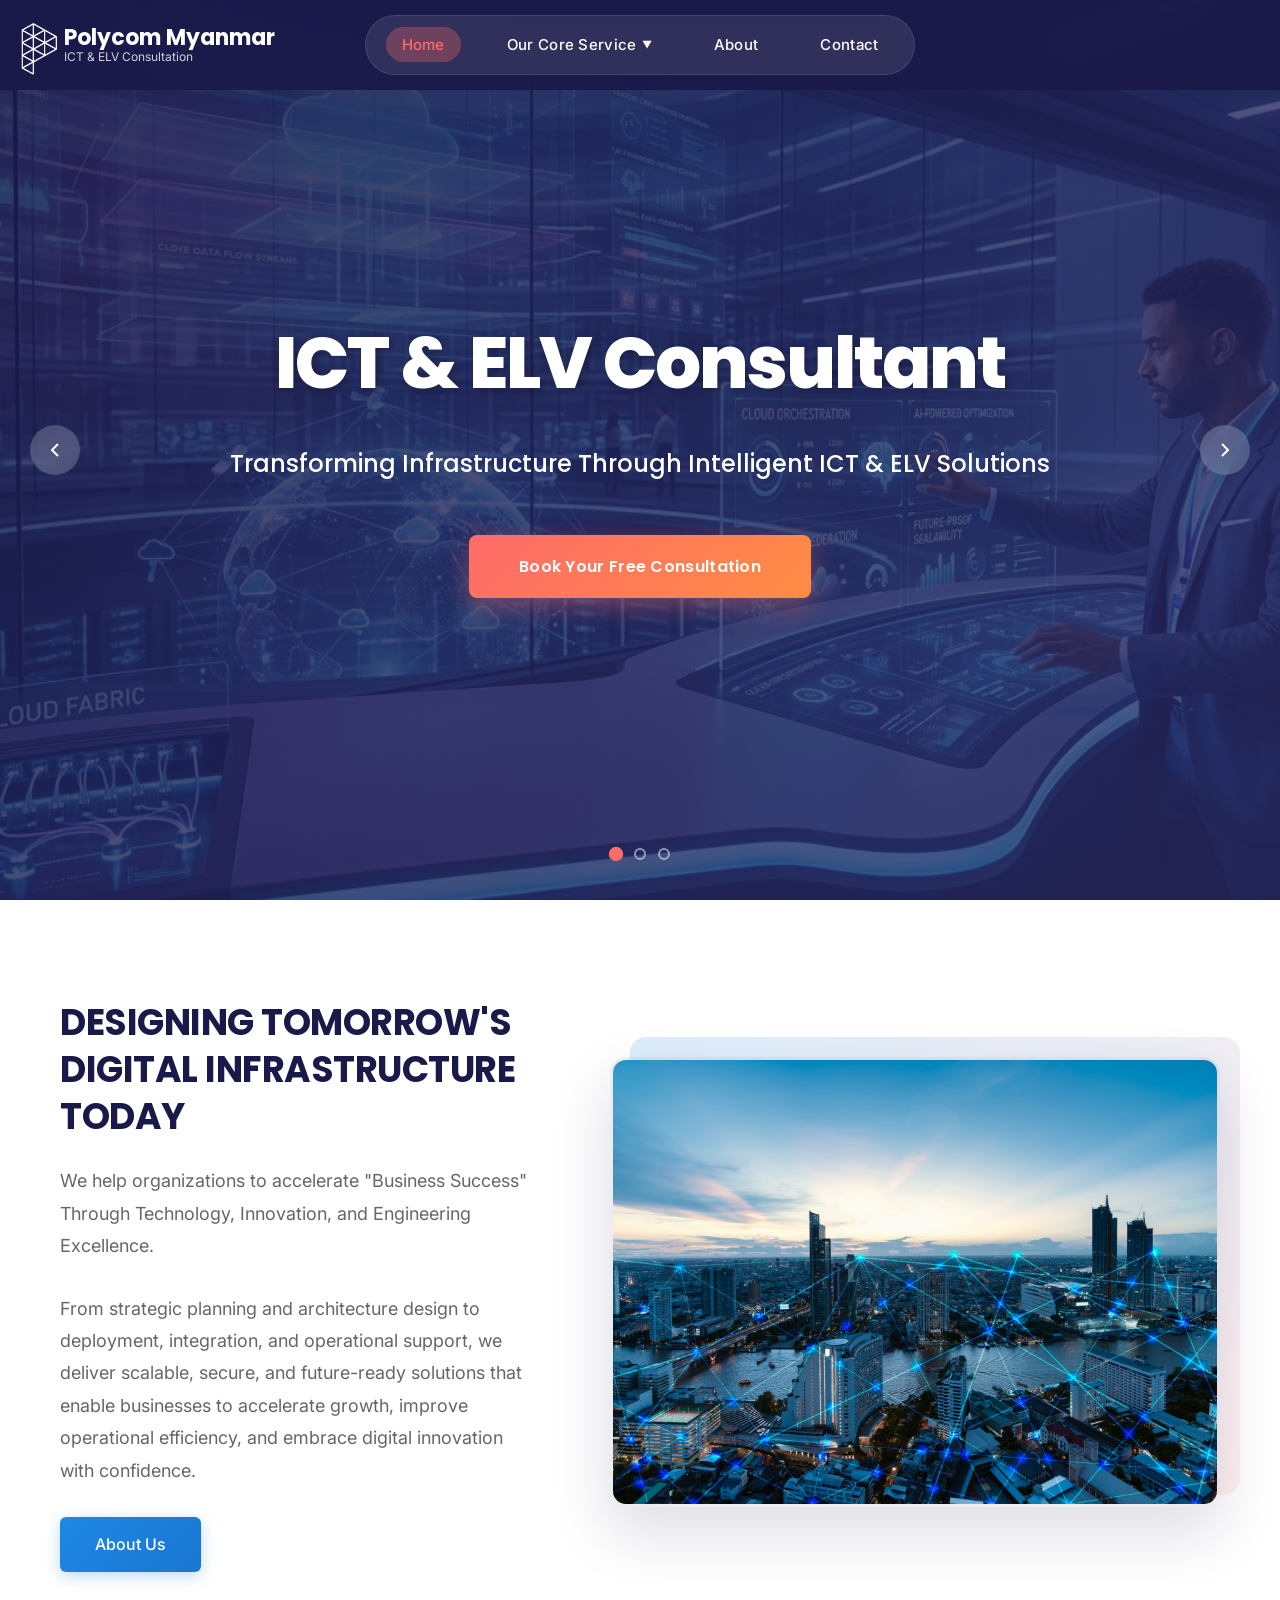
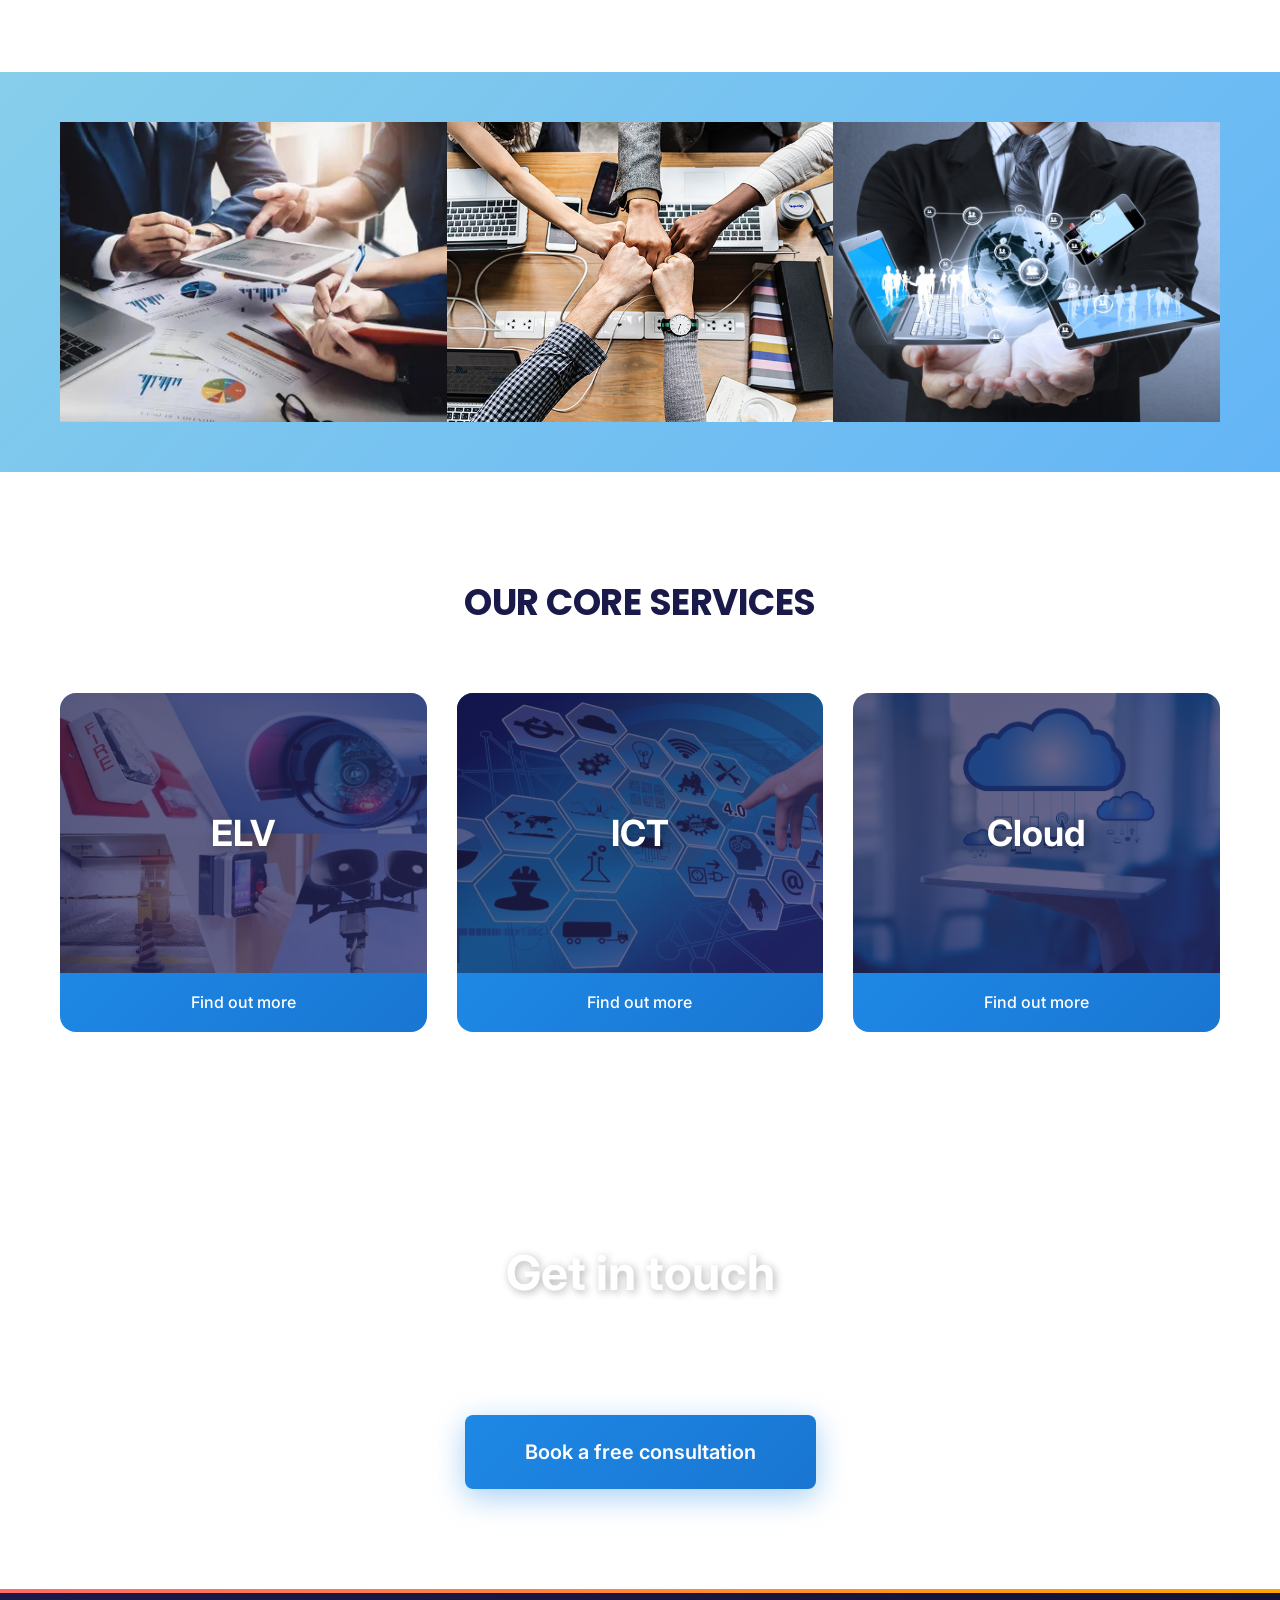
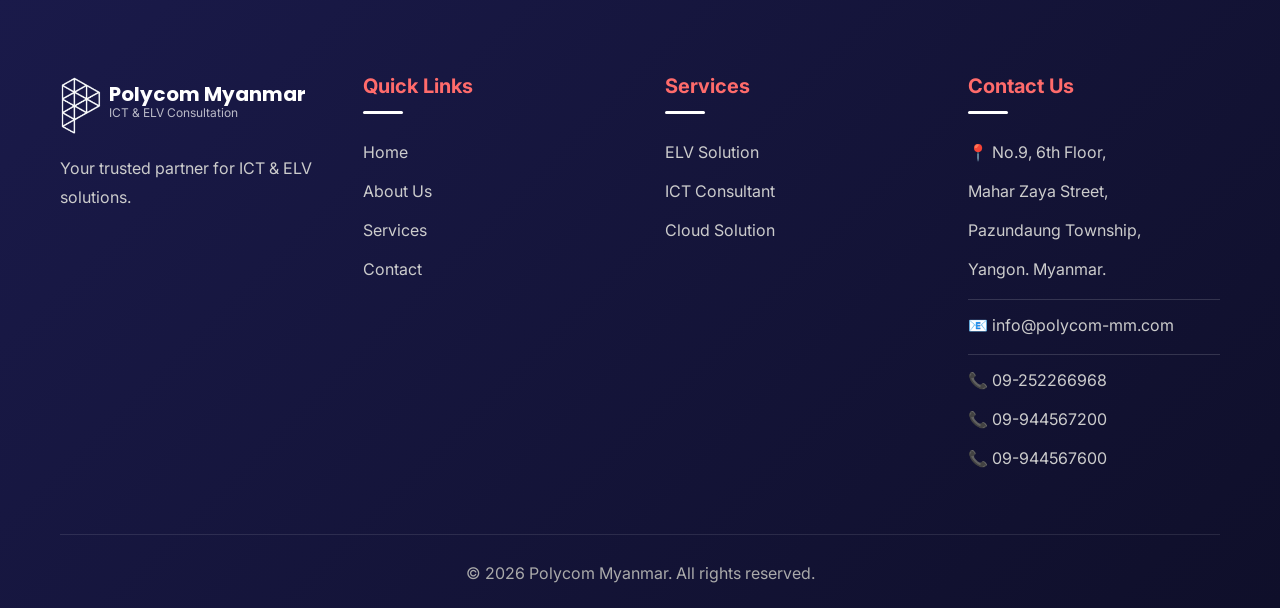
<file: index.html>
<!DOCTYPE html>
<html lang="en">
<head>
    <!-- Start cookieyes banner --> 
    <script id="cookieyes" type="text/javascript" src="https://cdn-cookieyes.com/client_data/a68c4aae633488ff90573b9fb7e56cc6/script.js"></script> 
    <!-- End cookieyes banner -->
    <meta name="google-site-verification" content="wVNMGykptkGRVN9bdTy3y5NCTdrVsacxK-BOQkg72BE" />
    <meta charset="UTF-8">
    <meta name="viewport" content="width=device-width, initial-scale=1.0">
    <title>Polycom Myanmar | ICT & ELV Consultation</title>
    <link rel="icon" href="favicon.ico" type="image/x-icon">
    <link rel="shortcut icon" href="favicon.ico" type="image/x-icon">
    <link rel="icon" type="image/png" sizes="192x192" href="images/favicon_io/android-chrome-192x192.png">
    <link rel="icon" type="image/png" sizes="512x512" href="images/favicon_io/android-chrome-512x512.png">
    <link rel="icon" type="image/png" sizes="32x32" href="images/favicon_io/favicon-32x32.png">
    <link rel="icon" type="image/png" sizes="16x16" href="images/favicon_io/favicon-16x16.png">
    <link rel="apple-touch-icon" sizes="180x180" href="images/favicon_io/apple-touch-icon.png" />
    <meta name="apple-mobile-web-app-title" content="Polycom Myanmar" />
    <link rel="manifest" href="site.webmanifest" />
    <link rel="stylesheet" href="styles.css">
    <link href="https://fonts.googleapis.com/css2?family=Poppins:wght@300;400;500;600;700;800&family=Inter:wght@300;400;500;600;700&display=swap" rel="stylesheet">
</head>
<body>
    <header class="header">
        <div class="container">
            <div class="logo">
                <a href="#home">
                    <img src="images/logo.png" alt="Polycom Myanmar Logo" class="logo-img">
                    <div class="logo-text">
                        <h1 class="logo-title">Polycom Myanmar</h1>
                        <p class="logo-subtitle">ICT & ELV Consultation</p>
                    </div>
                </a>
            </div>
            <div class="nav-box">
                <nav class="nav">
                    <ul class="nav-list">
                        <li><a href="#home" class="nav-link active">Home</a></li>
                        <li class="dropdown">
                            <a href="#services" class="nav-link dropdown-toggle">Our Core Service <span class="arrow">▼</span></a>
                            <ul class="dropdown-menu">
                                <li><a href="elv-solutions.html">ELV Solution</a></li>
                                <li><a href="ict-solutions.html">ICT Consultant & Solution</a></li>
                                <li><a href="cloud-solutions.html">Cloud Solution</a></li>
                            </ul>
                        </li>
                        <li><a href="#about" class="nav-link">About</a></li>
                        <li><a href="contact.html" class="nav-link">Contact</a></li>
                    </ul>
                </nav>
            </div>
            <button class="mobile-menu-btn" id="mobileMenuBtn">
                <span></span>
                <span></span>
                <span></span>
            </button>
        </div>
        <div class="mobile-menu" id="mobileMenu">
            <nav class="mobile-nav">
                <ul class="mobile-nav-list">
                    <li><a href="#home" class="mobile-nav-link active">Home</a></li>
                    <li class="mobile-dropdown">
                        <a href="#services" class="mobile-nav-link mobile-dropdown-toggle">Our Core Service <span class="arrow">▼</span></a>
                        <ul class="mobile-dropdown-menu">
                            <li><a href="elv-solutions.html">ELV Solution</a></li>
                            <li><a href="ict-solutions.html">ICT Consultant & Solution</a></li>
                            <li><a href="cloud-solutions.html">Cloud Solution</a></li>
                        </ul>
                    </li>
                    <li><a href="#about" class="mobile-nav-link">About</a></li>
                    <li><a href="contact.html" class="mobile-nav-link">Contact</a></li>
                </ul>
            </nav>
        </div>
    </header>

    <main>
        <section id="home" class="hero">
            <div class="hero-slider">
                <div class="slide active" style="background-image: url('images/cloud.png')"></div>
                <div class="slide" style="background-image: url('images/Consultant.png')"></div>
                <div class="slide" style="background-image: url('images/ELV.png')"></div>
            </div>
            <div class="hero-overlay"></div>
            <div class="hero-content">
                <h1 class="hero-title">ICT & ELV Consultant</h1>
                <p class="hero-subtitle">Transforming Infrastructure Through Intelligent ICT & ELV Solutions</p>
                <a href="consultation.html" class="cta-btn">Book Your Free Consultation</a>
            </div>
            
            <!-- Carousel Arrows -->
            <button class="carousel-arrow prev-arrow" id="prevArrow">
                <svg viewBox="0 0 24 24" fill="none" stroke="currentColor" stroke-width="2">
                    <path d="M15 18l-6-6 6-6"/>
                </svg>
            </button>
            <button class="carousel-arrow next-arrow" id="nextArrow">
                <svg viewBox="0 0 24 24" fill="none" stroke="currentColor" stroke-width="2">
                    <path d="M9 18l6-6-6-6"/>
                </svg>
            </button>
            
            <!-- Carousel Dots -->
            <div class="carousel-dots" id="carouselDots">
                <button class="dot active" data-index="0"></button>
                <button class="dot" data-index="1"></button>
                <button class="dot" data-index="2"></button>
            </div>
        </section>

        <section id="about" class="about">
            <div class="container">
                <div class="about-grid">
                    <div class="about-text">
                        <h2 class="section-title">DESIGNING TOMORROW'S DIGITAL INFRASTRUCTURE TODAY</h2>
                        <p class="about-paragraph">We help organizations to accelerate "Business Success" Through Technology, Innovation, and Engineering Excellence.</p>
                        <p class="about-paragraph">From strategic planning and architecture design to deployment, integration, and operational support, we deliver scalable, secure, and future-ready solutions that enable businesses to accelerate growth, improve operational efficiency, and embrace digital innovation with confidence.</p>
                        <a href="#about" class="about-btn">About Us</a>
                    </div>
                    <div class="about-image">
                        <img src="images/intro.jpg" alt="Introduction Photo">
                    </div>
                </div>
            </div>
        </section>

        <section class="stats">
            <div class="container">
                <div class="stats-grid">
                    <div class="stat-card">
                        <img src="images/strategy.jpg" alt="Strategy">
                    </div>
                    <div class="stat-card">
                        <img src="images/teamwork.jpg" alt="Teamwork">
                    </div>
                    <div class="stat-card">
                        <img src="images/technology.jpg" alt="Technology">
                    </div>
                </div>
            </div>
        </section>

        <section id="services" class="services">
            <div class="container">
                <h2 class="section-title">OUR CORE SERVICES</h2>
                <div class="services-grid">
                    <div class="service-card">
                        <div class="service-image">
                            <img src="images/ELV solution.jpg" alt="Cloud Technology">
                            <div class="service-overlay">
                                <h3 class="service-title">ELV</h3>
                            </div>
                        </div>
                        <a href="elv-solutions.html" class="service-btn">Find out more</a>
                    </div>
                    <div class="service-card">
                        <div class="service-image">
                            <img src="images/ICT consultant.jpg" alt="Digital Technology">
                            <div class="service-overlay">
                                <h3 class="service-title">ICT</h3>
                            </div>
                        </div>
                        <a href="ict-solutions.html" class="service-btn">Find out more</a>
                    </div>
                    <div class="service-card">
                        <div class="service-image">
                            <img src="images/Cloud Solution.jpg" alt="Managed IT">
                            <div class="service-overlay">
                                <h3 class="service-title">Cloud</h3>
                            </div>
                        </div>
                        <a href="cloud-solutions.html" class="service-btn">Find out more</a>
                    </div>
                </div>
            </div>
        </section>

        <section id="contact" class="contact-cta">
            <div class="contact-cta-bg">
                <div class="container">
                    <div class="contact-cta-content">
                        <h2 class="contact-cta-title">Get in touch</h2>
                        <p class="contact-cta-text">Contact us to find out more about how we can help or to discuss a project</p>
                        <a href="consultation.html" class="contact-cta-btn">Book a free consultation</a>
                    </div>
                </div>
            </div>
        </section>
    </main>

    <footer class="fixed-footer">
        <div class="container">
            <div class="footer-grid">
                <div class="footer-col">
                    <div class="footer-logo">
                        <img src="images/logo.png" alt="Polycom Myanmar Logo" class="footer-logo-img">
                        <div class="footer-logo-text">
                            <h2 class="footer-logo-title">Polycom Myanmar</h2>
                            <p class="footer-logo-subtitle">ICT & ELV Consultation</p>
                        </div>
                    </div>
                    <p class="footer-desc">Your trusted partner for ICT & ELV solutions.</p>
                </div>
                <div class="footer-col">
                    <h4 class="footer-title">Quick Links</h4>
                    <ul class="footer-links">
                        <li><a href="#home">Home</a></li>
                        <li><a href="#about">About Us</a></li>
                        <li><a href="#services">Services</a></li>
                        <li><a href="#contact">Contact</a></li>
                    </ul>
                </div>
                <div class="footer-col">
                    <h4 class="footer-title">Services</h4>
                    <ul class="footer-links">
                        <li><a href="elv-solutions.html">ELV Solution</a></li>
                        <li><a href="ict-solutions.html">ICT Consultant</a></li>
                        <li><a href="cloud-solutions.html">Cloud Solution</a></li>
                    </ul>
                </div>
                <div class="footer-col">
                    <h4 class="footer-title">Contact Us</h4>
                    <ul class="footer-contact">
                        <li>📍 No.9, 6th Floor,</li>
                        <li>Mahar Zaya Street,</li>
                        <li>Pazundaung Township,</li>
                        <li>Yangon. Myanmar.</li>
                        <li class="contact-separator"></li>
                        <li>📧 info@polycom-mm.com</li>
                        <li class="contact-separator"></li>
                        <li>📞 09-252266968</li>
                        <li>📞 09-944567200</li>
                        <li>📞 09-944567600</li>
                    </ul>
                </div>
            </div>
            <div class="footer-bottom">
                <p>&copy; 2026 Polycom Myanmar. All rights reserved.</p>
            </div>
        </div>
    </footer>

    <script src="script.js"></script>
</body>
</html>
</file>
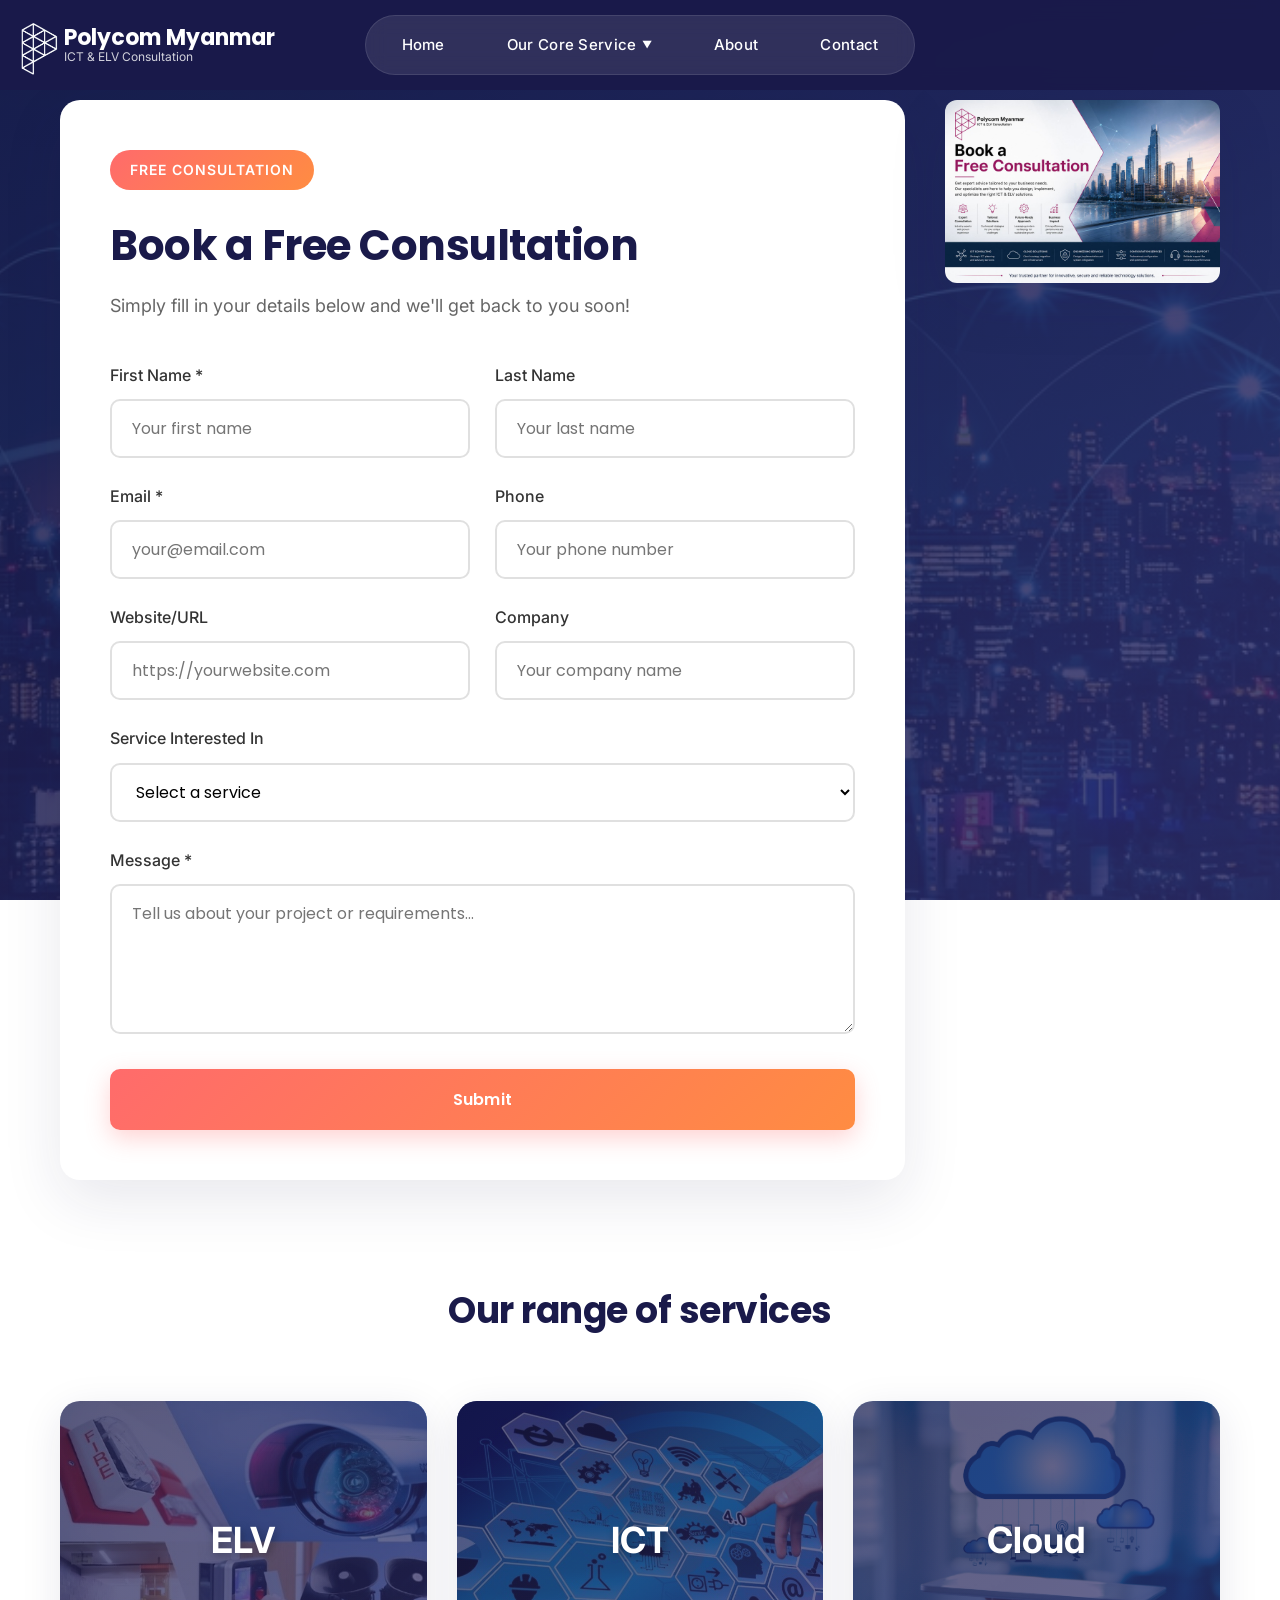
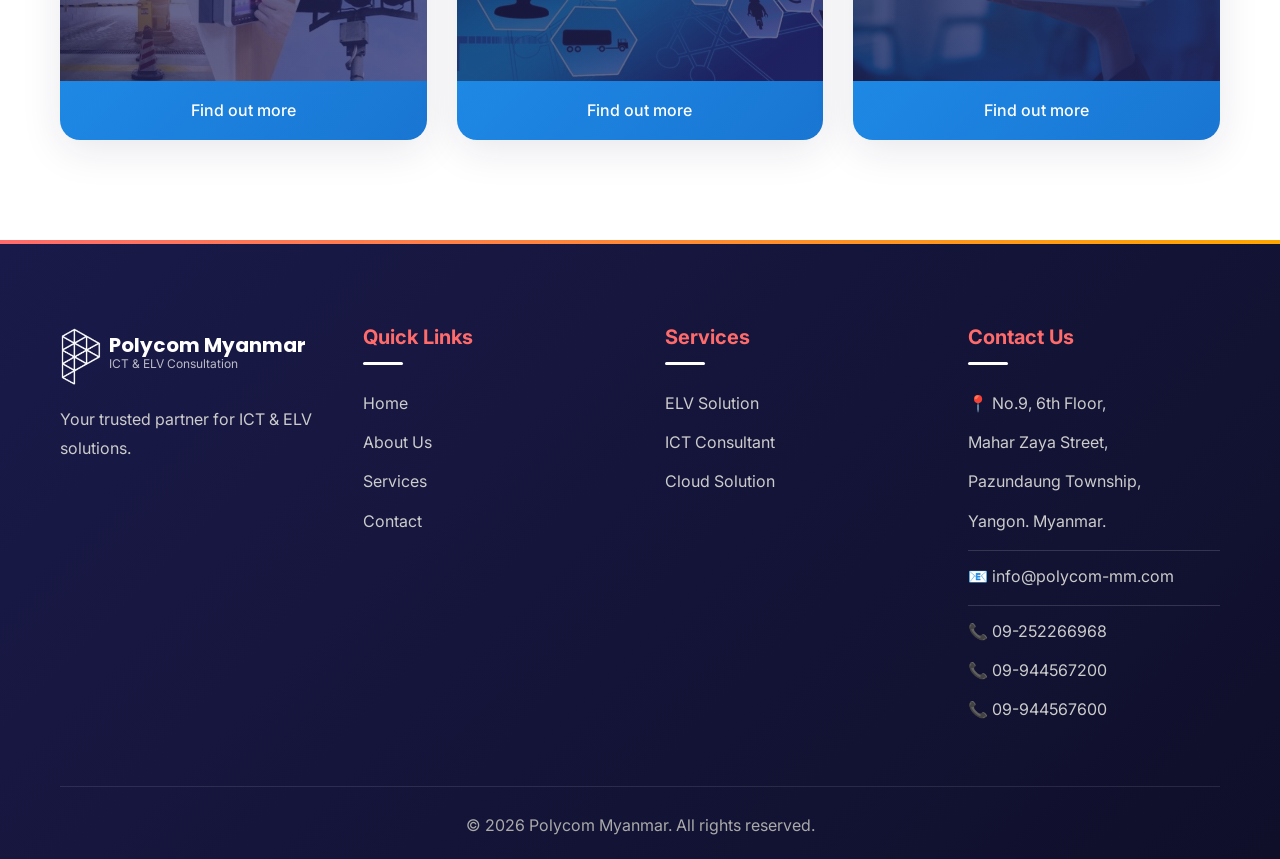
<file: consultation.html>
<!DOCTYPE html>
<html lang="en">
<head>
    <meta charset="UTF-8">
    <meta name="viewport" content="width=device-width, initial-scale=1.0">
    <title>Book Your Free Consultation | Polycom Myanmar</title>
    <link rel="icon" href="favicon.ico" type="image/x-icon">
    <link rel="shortcut icon" href="favicon.ico" type="image/x-icon">
    <link rel="icon" type="image/png" sizes="192x192" href="images/favicon_io/android-chrome-192x192.png">
    <link rel="icon" type="image/png" sizes="512x512" href="images/favicon_io/android-chrome-512x512.png">
    <link rel="icon" type="image/png" sizes="32x32" href="images/favicon_io/favicon-32x32.png">
    <link rel="icon" type="image/png" sizes="16x16" href="images/favicon_io/favicon-16x16.png">
    <link rel="apple-touch-icon" sizes="180x180" href="images/favicon_io/apple-touch-icon.png" />
    <meta name="apple-mobile-web-app-title" content="Polycom Myanmar" />
    <link rel="manifest" href="site.webmanifest" />
    <link rel="stylesheet" href="styles.css">
    <link href="https://fonts.googleapis.com/css2?family=Poppins:wght@300;400;500;600;700;800&family=Inter:wght@300;400;500;600;700&display=swap" rel="stylesheet">
</head>
<body>
    <header class="header">
        <div class="container">
            <div class="logo">
                <a href="index.html">
                    <img src="images/logo.png" alt="Polycom Myanmar Logo" class="logo-img">
                    <div class="logo-text">
                        <h1 class="logo-title">Polycom Myanmar</h1>
                        <p class="logo-subtitle">ICT & ELV Consultation</p>
                    </div>
                </a>
            </div>
            <div class="nav-box">
                <nav class="nav">
                    <ul class="nav-list">
                        <li><a href="index.html" class="nav-link">Home</a></li>
                        <li class="dropdown">
                            <a href="index.html#services" class="nav-link dropdown-toggle">Our Core Service <span class="arrow">▼</span></a>
                            <ul class="dropdown-menu">
                                <li><a href="elv-solutions.html">ELV Solution</a></li>
                                <li><a href="ict-solutions.html">ICT Consultant & Solution</a></li>
                                <li><a href="cloud-solutions.html">Cloud Solution</a></li>
                            </ul>
                        </li>
                        <li><a href="index.html#about" class="nav-link">About</a></li>
                        <li><a href="contact.html" class="nav-link">Contact</a></li>
                    </ul>
                </nav>
            </div>
            <button class="mobile-menu-btn" id="mobileMenuBtn">
                <span></span>
                <span></span>
                <span></span>
            </button>
        </div>
        <div class="mobile-menu" id="mobileMenu">
            <nav class="mobile-nav">
                <ul class="mobile-nav-list">
                    <li><a href="index.html" class="mobile-nav-link">Home</a></li>
                    <li class="mobile-dropdown">
                        <a href="index.html#services" class="mobile-nav-link mobile-dropdown-toggle">Our Core Service <span class="arrow">▼</span></a>
                        <ul class="mobile-dropdown-menu">
                            <li><a href="elv-solutions.html">ELV Solution</a></li>
                            <li><a href="ict-solutions.html">ICT Consultant & Solution</a></li>
                            <li><a href="cloud-solutions.html">Cloud Solution</a></li>
                        </ul>
                    </li>
                    <li><a href="index.html#about" class="mobile-nav-link">About</a></li>
                    <li><a href="contact.html" class="mobile-nav-link">Contact</a></li>
                </ul>
            </nav>
        </div>
    </header>

    <section class="consultation-section">
        <div class="container">
            <div class="consultation-grid">
                <div class="form-container">
                    <div class="form-header">
                        <span class="form-badge">Free Consultation</span>
                        <h2 class="form-title">Book a Free Consultation</h2>
                        <p class="form-subtitle">Simply fill in your details below and we'll get back to you soon!</p>
                    </div>
                    
                    <form class="consultation-form" id="consultationForm">
                        <div class="form-row">
                            <div class="form-group">
                                <label for="firstName">First Name *</label>
                                <input type="text" id="firstName" name="firstName" required placeholder="Your first name">
                            </div>
                            <div class="form-group">
                                <label for="lastName">Last Name</label>
                                <input type="text" id="lastName" name="lastName" placeholder="Your last name">
                            </div>
                        </div>
                        
                        <div class="form-row">
                            <div class="form-group">
                                <label for="email">Email *</label>
                                <input type="email" id="email" name="email" required placeholder="your@email.com">
                            </div>
                            <div class="form-group">
                                <label for="phone">Phone</label>
                                <input type="tel" id="phone" name="phone" placeholder="Your phone number">
                            </div>
                        </div>
                        
                        <div class="form-row">
                            <div class="form-group">
                                <label for="website">Website/URL</label>
                                <input type="url" id="website" name="website" placeholder="https://yourwebsite.com">
                            </div>
                            <div class="form-group">
                                <label for="company">Company</label>
                                <input type="text" id="company" name="company" placeholder="Your company name">
                            </div>
                        </div>
                        
                        <div class="form-group">
                            <label for="service">Service Interested In</label>
                            <select id="service" name="service">
                                <option value="">Select a service</option>
                                <option value="elv">ELV Solution</option>
                                <option value="ict">ICT Consultant & Solution</option>
                                <option value="cloud">Cloud Solution</option>
                                <option value="other">Other</option>
                            </select>
                        </div>
                        
                        <div class="form-group">
                            <label for="message">Message *</label>
                            <textarea id="message" name="message" required placeholder="Tell us about your project or requirements..."></textarea>
                        </div>
                        
                        <button type="submit" class="submit-btn">
                            <span class="btn-text">Submit</span>
                            <span class="btn-loader" style="display: none;">Sending...</span>
                        </button>
                    </form>
                </div>
                
                <div class="image-container">
                    <img src="images/freeconsult.jpg" alt="Free Consultation" class="consultation-image">
                </div>
            </div>
        </div>
    </section>

    <section class="consultation-services">
        <div class="container">
            <h2 class="section-title text-center">Our range of services</h2>
            <div class="services-grid">
                <div class="service-card consultation-service-card">
                    <div class="service-image">
                        <img src="images/ELV solution.jpg" alt="ELV Solution">
                        <div class="service-overlay">
                            <h3 class="service-title">ELV</h3>
                        </div>
                    </div>
                    <a href="elv-solutions.html" class="service-btn">Find out more</a>
                </div>
                <div class="service-card consultation-service-card">
                    <div class="service-image">
                        <img src="images/ICT consultant.jpg" alt="ICT Consultant & Solution">
                        <div class="service-overlay">
                            <h3 class="service-title">ICT</h3>
                        </div>
                    </div>
                    <a href="ict-solutions.html" class="service-btn">Find out more</a>
                </div>
                <div class="service-card consultation-service-card">
                    <div class="service-image">
                        <img src="images/Cloud Solution.jpg" alt="Cloud Solution">
                        <div class="service-overlay">
                            <h3 class="service-title">Cloud</h3>
                        </div>
                    </div>
                    <a href="cloud-solutions.html" class="service-btn">Find out more</a>
                </div>
            </div>
        </div>
    </section>

    <footer class="fixed-footer">
        <div class="container">
            <div class="footer-grid">
                <div class="footer-col">
                    <div class="footer-logo">
                        <img src="images/logo.png" alt="Polycom Myanmar Logo" class="footer-logo-img">
                        <div class="footer-logo-text">
                            <h2 class="footer-logo-title">Polycom Myanmar</h2>
                            <p class="footer-logo-subtitle">ICT & ELV Consultation</p>
                        </div>
                    </div>
                    <p class="footer-desc">Your trusted partner for ICT & ELV solutions.</p>
                </div>
                <div class="footer-col">
                    <h4 class="footer-title">Quick Links</h4>
                    <ul class="footer-links">
                        <li><a href="index.html">Home</a></li>
                        <li><a href="index.html#about">About Us</a></li>
                        <li><a href="index.html#services">Services</a></li>
                        <li><a href="index.html#contact">Contact</a></li>
                    </ul>
                </div>
                <div class="footer-col">
                    <h4 class="footer-title">Services</h4>
                    <ul class="footer-links">
                        <li><a href="elv-solutions.html">ELV Solution</a></li>
                        <li><a href="ict-solutions.html">ICT Consultant</a></li>
                        <li><a href="cloud-solutions.html">Cloud Solution</a></li>
                    </ul>
                </div>
                <div class="footer-col">
                    <h4 class="footer-title">Contact Us</h4>
                    <ul class="footer-contact">
                        <li>📍 No.9, 6th Floor,</li>
                        <li>Mahar Zaya Street,</li>
                        <li>Pazundaung Township,</li>
                        <li>Yangon. Myanmar.</li>
                        <li class="contact-separator"></li>
                        <li>📧 info@polycom-mm.com</li>
                        <li class="contact-separator"></li>
                        <li>📞 09-252266968</li>
                        <li>📞 09-944567200</li>
                        <li>📞 09-944567600</li>
                    </ul>
                </div>
            </div>
            <div class="footer-bottom">
                <p>&copy; 2026 Polycom Myanmar. All rights reserved.</p>
            </div>
        </div>
    </footer>

    <script src="script.js"></script>
</body>
</html>
</file>
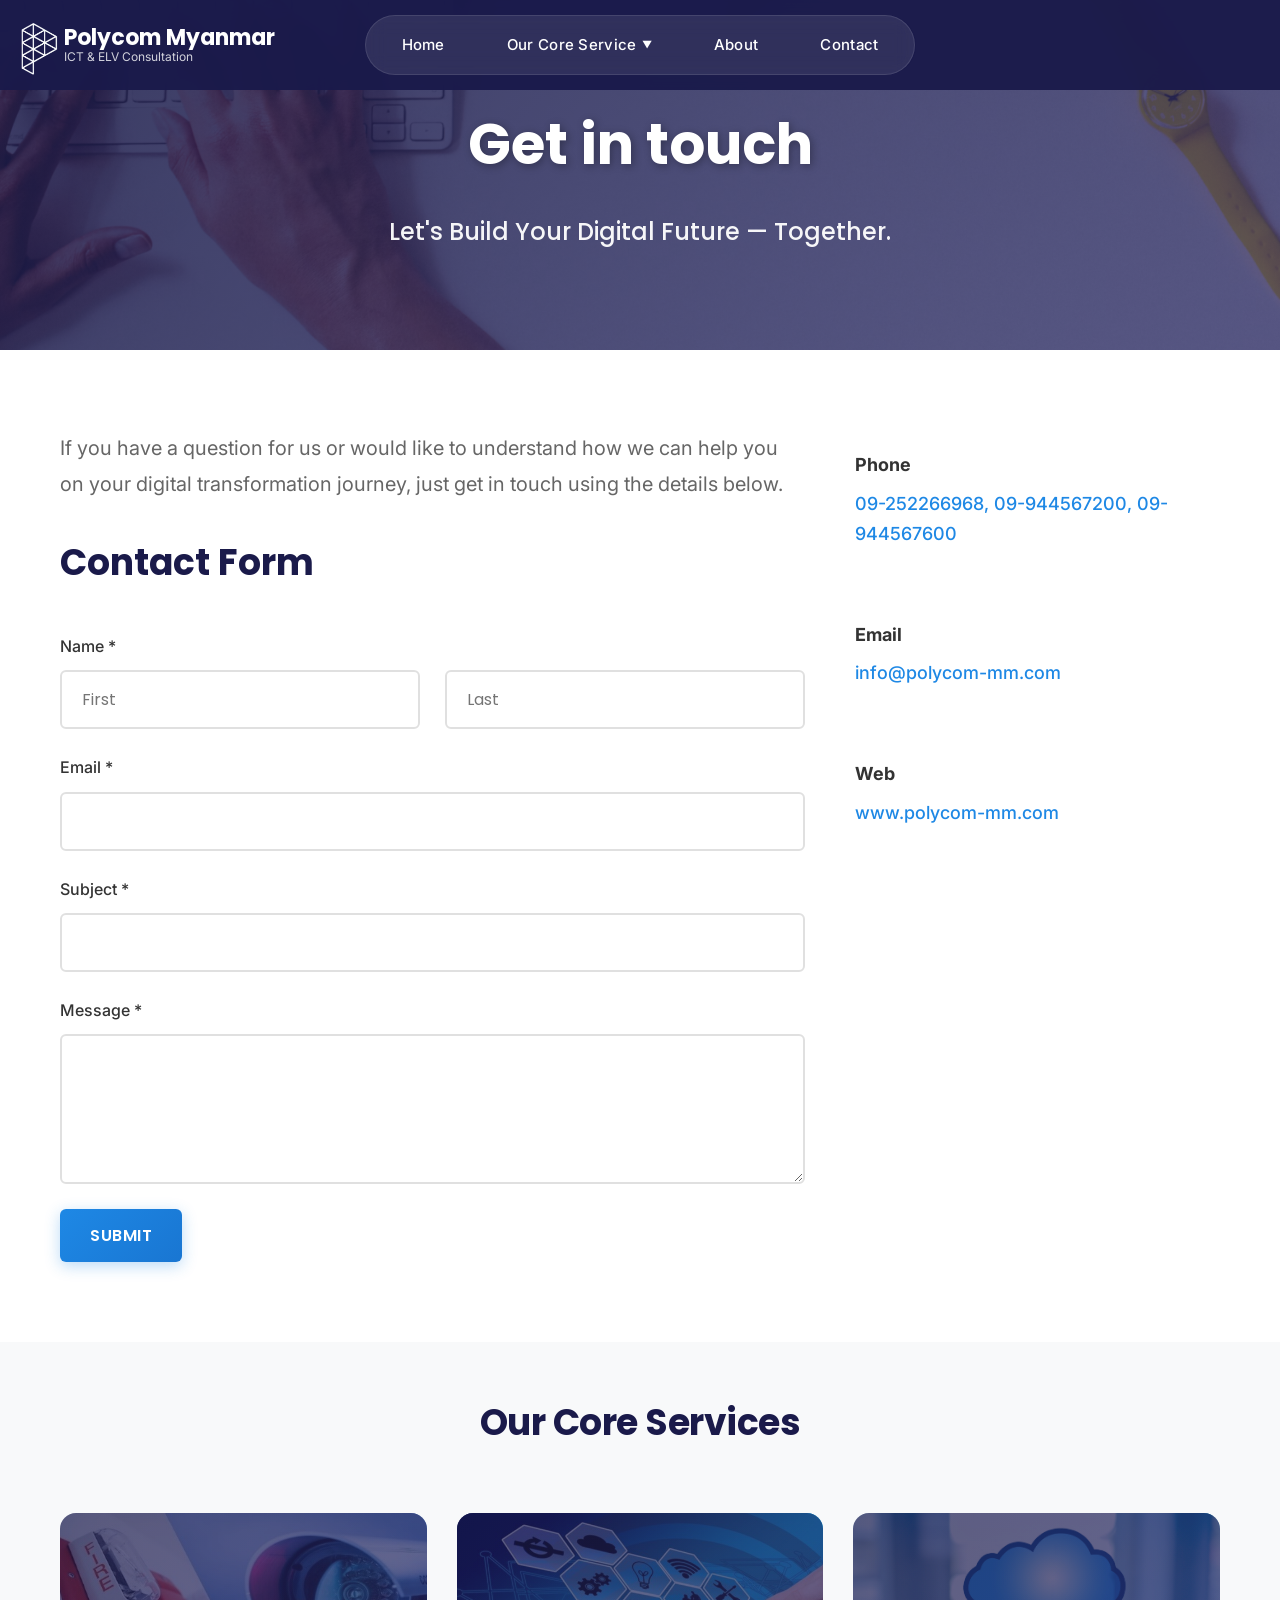
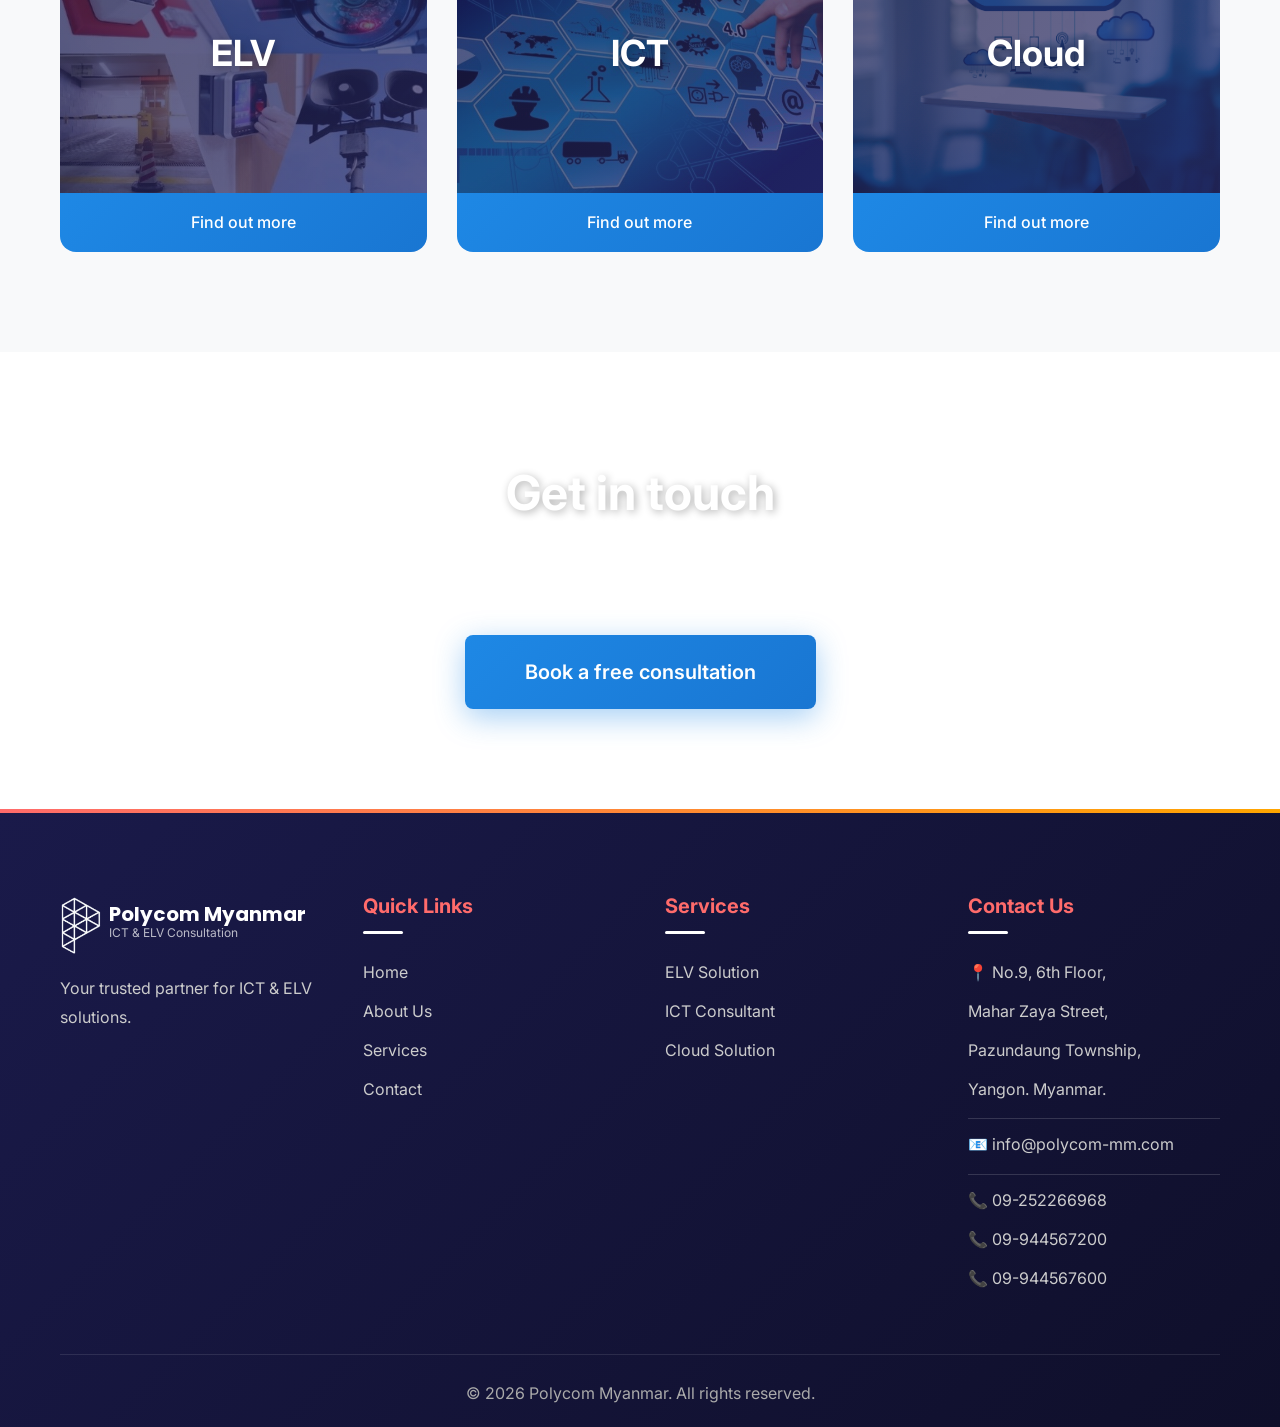
<file: contact.html>
<!DOCTYPE html>
<html lang="en">
<head>
    <meta charset="UTF-8">
    <meta name="viewport" content="width=device-width, initial-scale=1.0">
    <title>Contact Us | Polycom Myanmar</title>
    <link rel="icon" href="favicon.ico" type="image/x-icon">
    <link rel="shortcut icon" href="favicon.ico" type="image/x-icon">
    <link rel="icon" type="image/png" sizes="192x192" href="images/favicon_io/android-chrome-192x192.png">
    <link rel="icon" type="image/png" sizes="512x512" href="images/favicon_io/android-chrome-512x512.png">
    <link rel="icon" type="image/png" sizes="32x32" href="images/favicon_io/favicon-32x32.png">
    <link rel="icon" type="image/png" sizes="16x16" href="images/favicon_io/favicon-16x16.png">
    <link rel="apple-touch-icon" sizes="180x180" href="images/favicon_io/apple-touch-icon.png" />
    <meta name="apple-mobile-web-app-title" content="Polycom Myanmar" />
    <link rel="manifest" href="site.webmanifest" />
    <link rel="stylesheet" href="styles.css">
    <link href="https://fonts.googleapis.com/css2?family=Poppins:wght@300;400;500;600;700;800&family=Inter:wght@300;400;500;600;700&display=swap" rel="stylesheet">
</head>
<body>
    <header class="header">
        <div class="container">
            <div class="logo">
                <a href="index.html">
                    <img src="images/logo.png" alt="Polycom Myanmar Logo" class="logo-img">
                    <div class="logo-text">
                        <h1 class="logo-title">Polycom Myanmar</h1>
                        <p class="logo-subtitle">ICT & ELV Consultation</p>
                    </div>
                </a>
            </div>
            <div class="nav-box">
                <nav class="nav">
                    <ul class="nav-list">
                        <li><a href="index.html" class="nav-link">Home</a></li>
                        <li class="dropdown">
                            <a href="index.html#services" class="nav-link dropdown-toggle">Our Core Service <span class="arrow">▼</span></a>
                            <ul class="dropdown-menu">
                                <li><a href="elv-solutions.html">ELV Solution</a></li>
                                <li><a href="ict-solutions.html">ICT Consultant & Solution</a></li>
                                <li><a href="cloud-solutions.html">Cloud Solution</a></li>
                            </ul>
                        </li>
                        <li><a href="index.html#about" class="nav-link">About</a></li>
                        <li><a href="contact.html" class="nav-link active">Contact</a></li>
                    </ul>
                </nav>
            </div>
            <button class="mobile-menu-btn" id="mobileMenuBtn">
                <span></span>
                <span></span>
                <span></span>
            </button>
        </div>
        <div class="mobile-menu" id="mobileMenu">
            <nav class="mobile-nav">
                <ul class="mobile-nav-list">
                    <li><a href="index.html" class="mobile-nav-link">Home</a></li>
                    <li class="mobile-dropdown">
                        <a href="index.html#services" class="mobile-nav-link mobile-dropdown-toggle">Our Core Service <span class="arrow">▼</span></a>
                        <ul class="mobile-dropdown-menu">
                            <li><a href="elv-solutions.html">ELV Solution</a></li>
                            <li><a href="ict-solutions.html">ICT Consultant & Solution</a></li>
                            <li><a href="cloud-solutions.html">Cloud Solution</a></li>
                        </ul>
                    </li>
                    <li><a href="index.html#about" class="mobile-nav-link">About</a></li>
                    <li><a href="contact.html" class="mobile-nav-link active">Contact</a></li>
                </ul>
            </nav>
        </div>
    </header>

    <section class="contact-hero">
        <div class="contact-hero-overlay"></div>
        <div class="contact-hero-content">
            <h1 class="contact-hero-title">Get in touch</h1>
            <p class="contact-hero-subtitle">Let's Build Your Digital Future — Together.</p>
        </div>
    </section>

    <section class="contact-info-section">
        <div class="container">
            <div class="contact-info-grid">
                <div class="contact-text">
                    <p class="contact-intro">
                        If you have a question for us or would like to understand how we can help you on your digital transformation journey, just get in touch using the details below.
                    </p>
                    <h2 class="contact-form-title">Contact Form</h2>
                    <form class="contact-form">
                        <div class="contact-form-row">
                            <div class="contact-form-group">
                                <label for="firstName">Name *</label>
                                <input type="text" id="firstName" name="firstName" placeholder="First" required>
                            </div>
                            <div class="contact-form-group">
                                <label for="lastName">&nbsp;</label>
                                <input type="text" id="lastName" name="lastName" placeholder="Last">
                            </div>
                        </div>
                        <div class="contact-form-group">
                            <label for="email">Email *</label>
                            <input type="email" id="email" name="email" required>
                        </div>
                        <div class="contact-form-group">
                            <label for="subject">Subject *</label>
                            <input type="text" id="subject" name="subject" required>
                        </div>
                        <div class="contact-form-group">
                            <label for="message">Message *</label>
                            <textarea id="message" name="message" required></textarea>
                        </div>
                        <button type="submit" class="contact-submit-btn">
                            <span class="btn-text">SUBMIT</span>
                            <span class="btn-loader" style="display: none;">SENDING...</span>
                        </button>
                    </form>
                </div>
                <div class="contact-details">
                    <div class="contact-detail-item">
                        <h4 class="contact-detail-title">Phone</h4>
                        <p class="contact-detail-text">09-252266968, 09-944567200, 09-944567600</p>
                    </div>
                    <div class="contact-detail-item">
                        <h4 class="contact-detail-title">Email</h4>
                        <p class="contact-detail-text">info@polycom-mm.com</p>
                    </div>
                    <div class="contact-detail-item">
                        <h4 class="contact-detail-title">Web</h4>
                        <p class="contact-detail-text">www.polycom-mm.com</p>
                    </div>
                </div>
            </div>
        </div>
    </section>

    <section class="contact-services-section">
        <div class="container">
            <h2 class="section-title text-center">Our Core Services</h2>
            <div class="services-grid">
                <div class="service-card">
                    <div class="service-image">
                        <img src="images/ELV solution.jpg" alt="ELV Solution">
                        <div class="service-overlay">
                            <h3 class="service-title">ELV</h3>
                        </div>
                    </div>
                    <a href="elv-solutions.html" class="service-btn">Find out more</a>
                </div>
                <div class="service-card">
                    <div class="service-image">
                        <img src="images/ICT consultant.jpg" alt="ICT Consultant & Solution">
                        <div class="service-overlay">
                            <h3 class="service-title">ICT</h3>
                        </div>
                    </div>
                    <a href="ict-solutions.html" class="service-btn">Find out more</a>
                </div>
                <div class="service-card">
                    <div class="service-image">
                        <img src="images/Cloud Solution.jpg" alt="Cloud Solution">
                        <div class="service-overlay">
                            <h3 class="service-title">Cloud</h3>
                        </div>
                    </div>
                    <a href="cloud-solutions.html" class="service-btn">Find out more</a>
                </div>
            </div>
        </div>
    </section>

    <section class="contact-cta-bottom">
        <div class="contact-cta-bg">
            <div class="container">
                <div class="contact-cta-content">
                    <h2 class="contact-cta-title">Get in touch</h2>
                    <p class="contact-cta-text">Contact us to find out more about how we can help or to discuss a project</p>
                    <a href="consultation.html" class="contact-cta-btn">Book a free consultation</a>
                </div>
            </div>
        </div>
    </section>

    <script>
        const contactForm = document.querySelector('.contact-form');
        const submitBtn = contactForm.querySelector('.contact-submit-btn');
        const btnText = submitBtn.querySelector('.btn-text');
        const btnLoader = submitBtn.querySelector('.btn-loader');
        
        contactForm.addEventListener('submit', function(e) {
            e.preventDefault();
            
            const firstName = document.getElementById('firstName').value;
            const lastName = document.getElementById('lastName').value;
            const email = document.getElementById('email').value;
            const subject = document.getElementById('subject').value;
            const message = document.getElementById('message').value;
            
            const fullName = lastName ? `${firstName} ${lastName}` : firstName;
            const mailtoSubject = encodeURIComponent(subject);
            const mailtoBody = encodeURIComponent(`Name: ${fullName}\nEmail: ${email}\n\n${message}`);
            
            // Show loader
            btnText.style.display = 'none';
            btnLoader.style.display = 'inline';
            submitBtn.disabled = true;
            submitBtn.style.cursor = 'not-allowed';
            submitBtn.style.opacity = '0.8';
            
            setTimeout(() => {
                window.location.href = `mailto:info@polycom-mm.com?subject=${mailtoSubject}&body=${mailtoBody}`;
                
                // Reset form
                contactForm.reset();
                
                // Show success message
                alert('Opening your email client. Please send the pre-composed email to complete your contact request!');
                
                // Reset button
                btnText.style.display = 'inline';
                btnLoader.style.display = 'none';
                submitBtn.disabled = false;
                submitBtn.style.cursor = 'pointer';
                submitBtn.style.opacity = '1';
            }, 2000);
        });
    </script>

    <footer class="fixed-footer">
        <div class="container">
            <div class="footer-grid">
                <div class="footer-col">
                    <div class="footer-logo">
                        <img src="images/logo.png" alt="Polycom Myanmar Logo" class="footer-logo-img">
                        <div class="footer-logo-text">
                            <h2 class="footer-logo-title">Polycom Myanmar</h2>
                            <p class="footer-logo-subtitle">ICT & ELV Consultation</p>
                        </div>
                    </div>
                    <p class="footer-desc">Your trusted partner for ICT & ELV solutions.</p>
                </div>
                <div class="footer-col">
                    <h4 class="footer-title">Quick Links</h4>
                    <ul class="footer-links">
                        <li><a href="index.html">Home</a></li>
                        <li><a href="index.html#about">About Us</a></li>
                        <li><a href="index.html#services">Services</a></li>
                        <li><a href="contact.html">Contact</a></li>
                    </ul>
                </div>
                <div class="footer-col">
                    <h4 class="footer-title">Services</h4>
                    <ul class="footer-links">
                        <li><a href="elv-solutions.html">ELV Solution</a></li>
                        <li><a href="ict-solutions.html">ICT Consultant</a></li>
                        <li><a href="cloud-solutions.html">Cloud Solution</a></li>
                    </ul>
                </div>
                <div class="footer-col">
                    <h4 class="footer-title">Contact Us</h4>
                    <ul class="footer-contact">
                        <li>📍 No.9, 6th Floor,</li>
                        <li>Mahar Zaya Street,</li>
                        <li>Pazundaung Township,</li>
                        <li>Yangon. Myanmar.</li>
                        <li class="contact-separator"></li>
                        <li>📧 info@polycom-mm.com</li>
                        <li class="contact-separator"></li>
                        <li>📞 09-252266968</li>
                        <li>📞 09-944567200</li>
                        <li>📞 09-944567600</li>
                    </ul>
                </div>
            </div>
            <div class="footer-bottom">
                <p>&copy; 2026 Polycom Myanmar. All rights reserved.</p>
            </div>
        </div>
    </footer>
    <script src="script.js"></script>
</body>
</html>
</file>
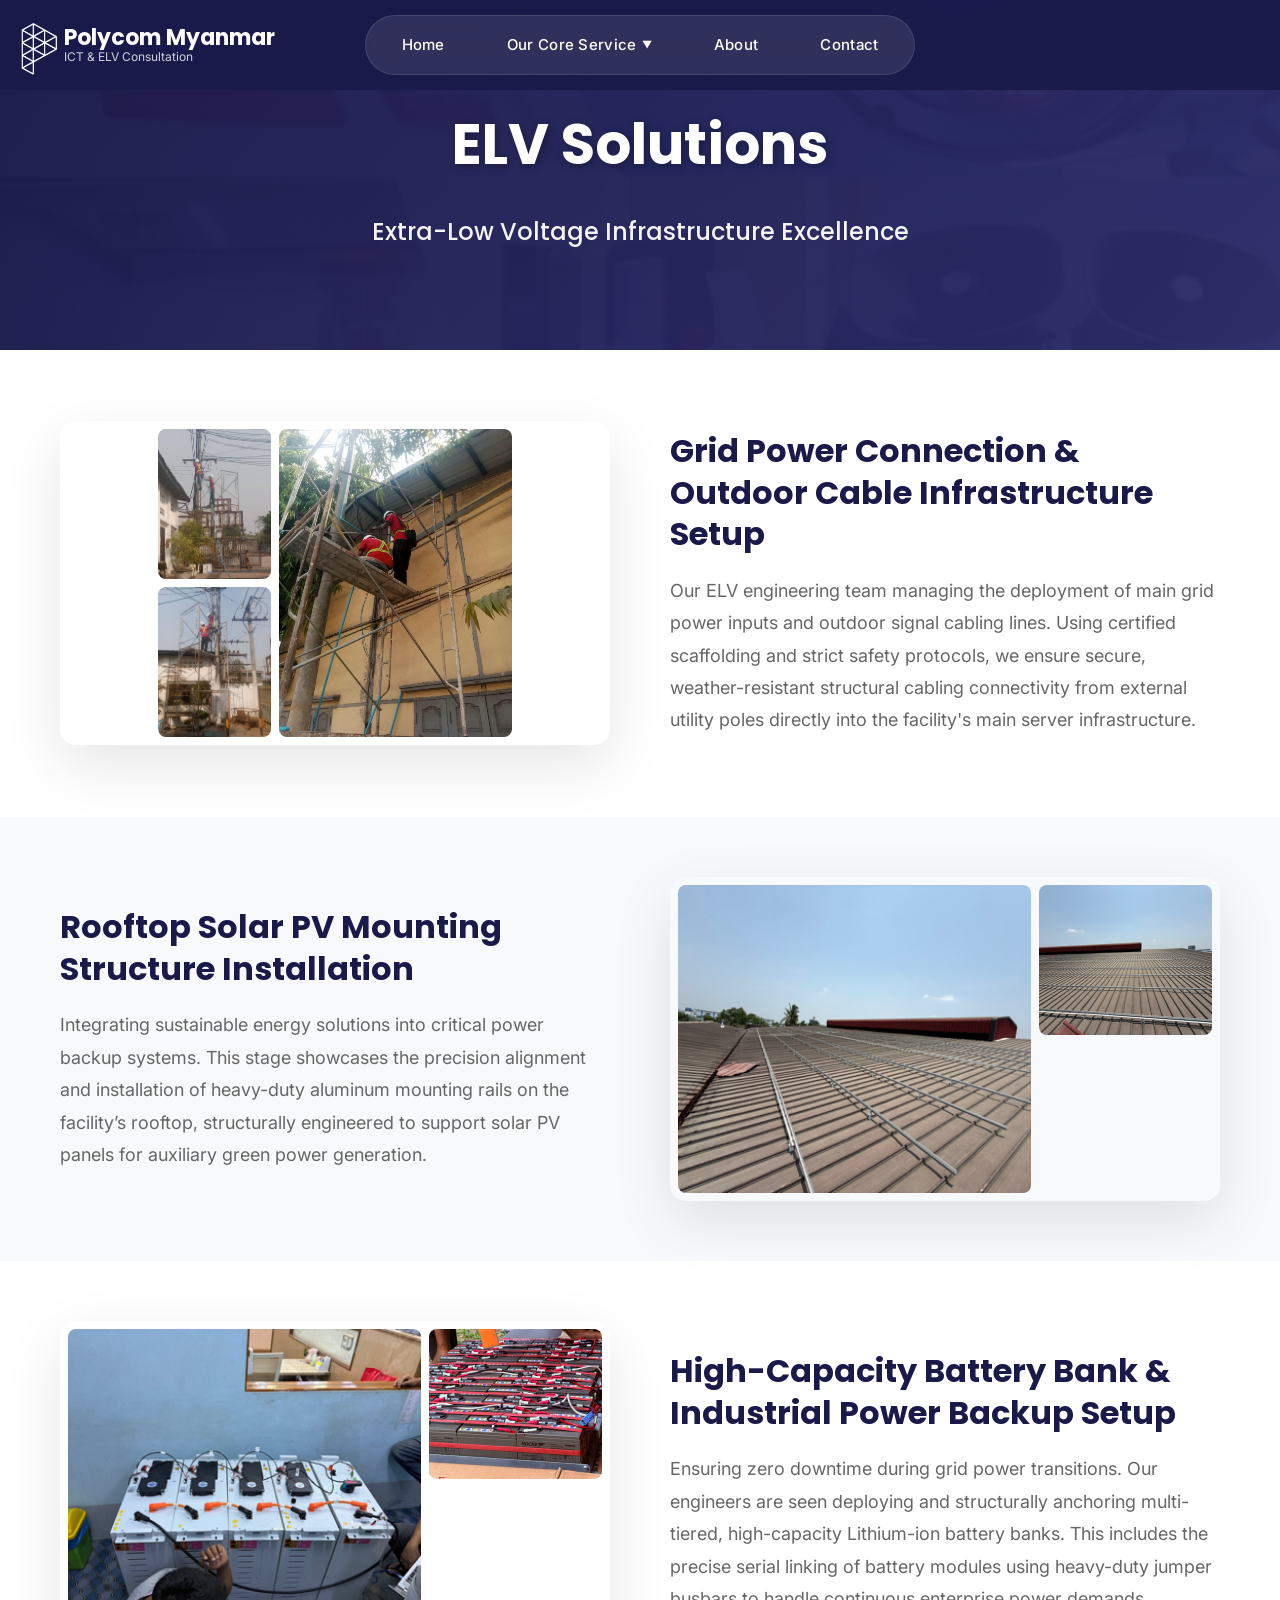
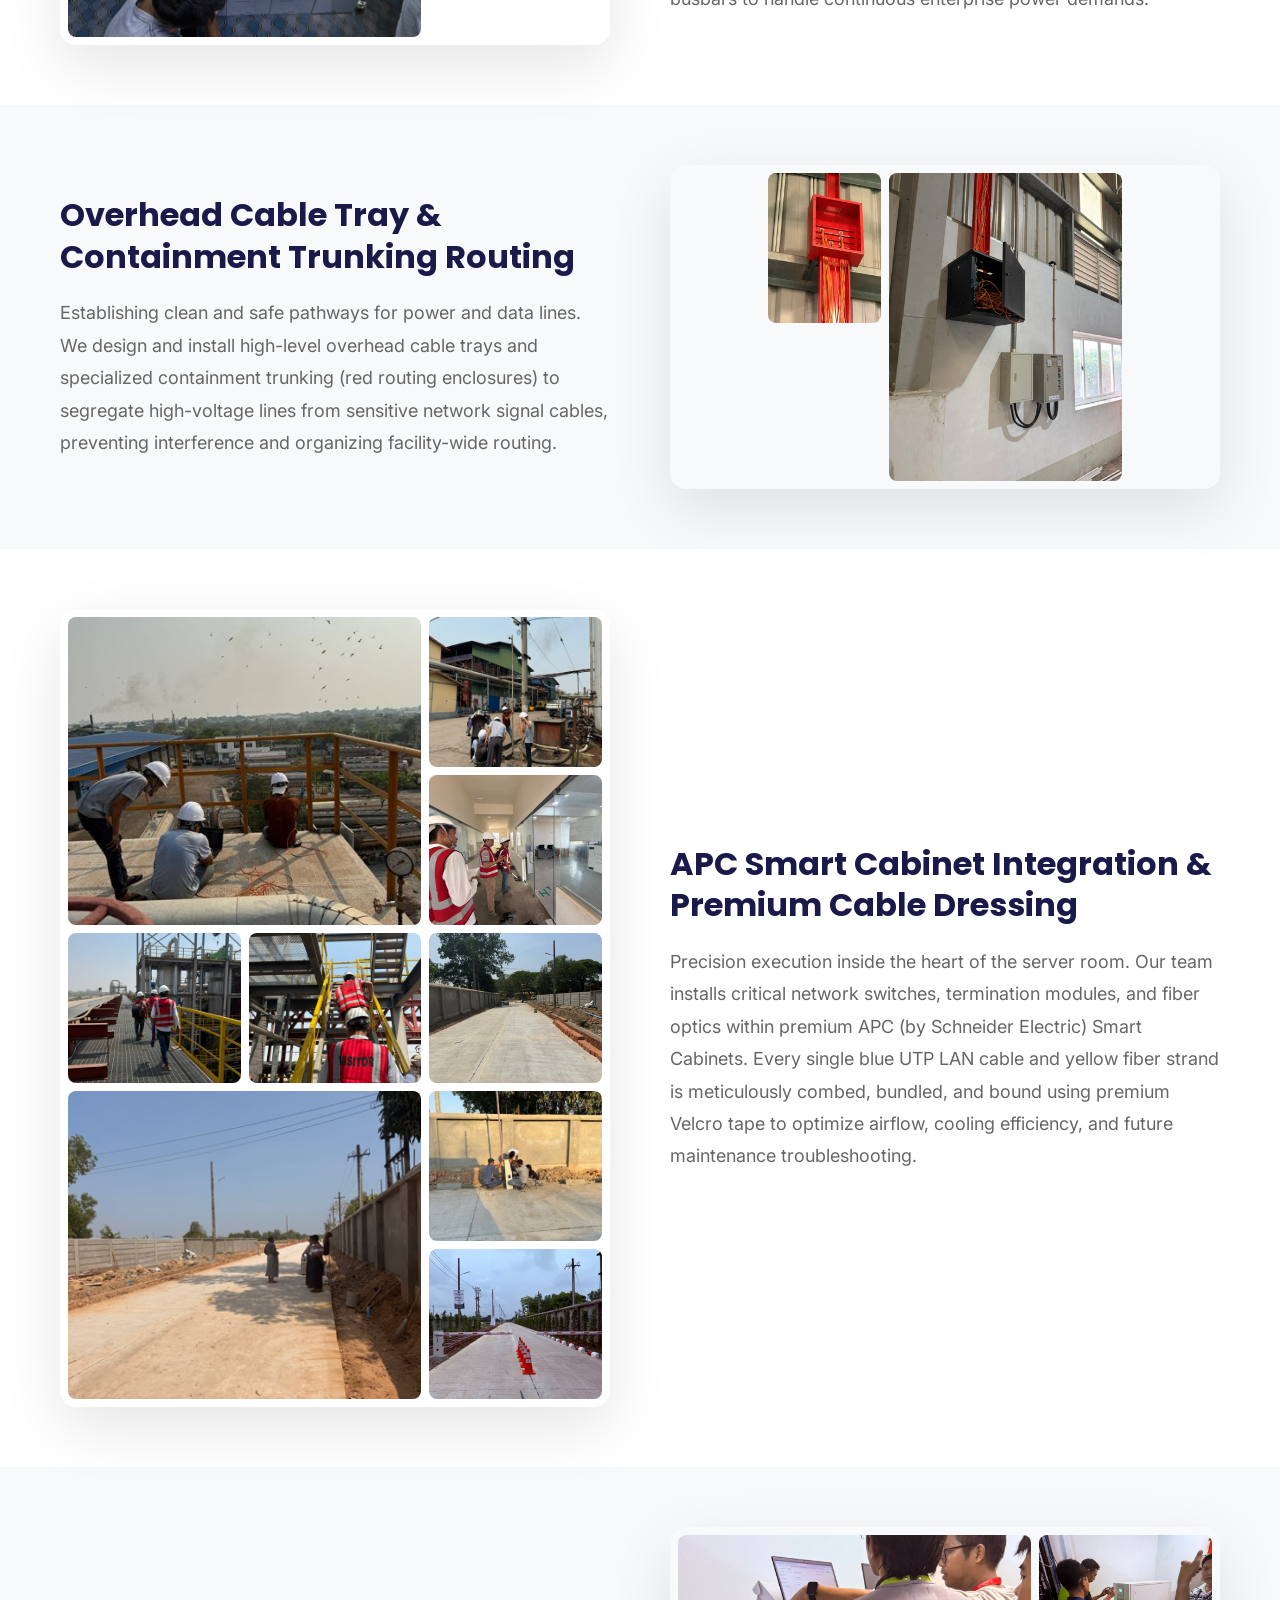
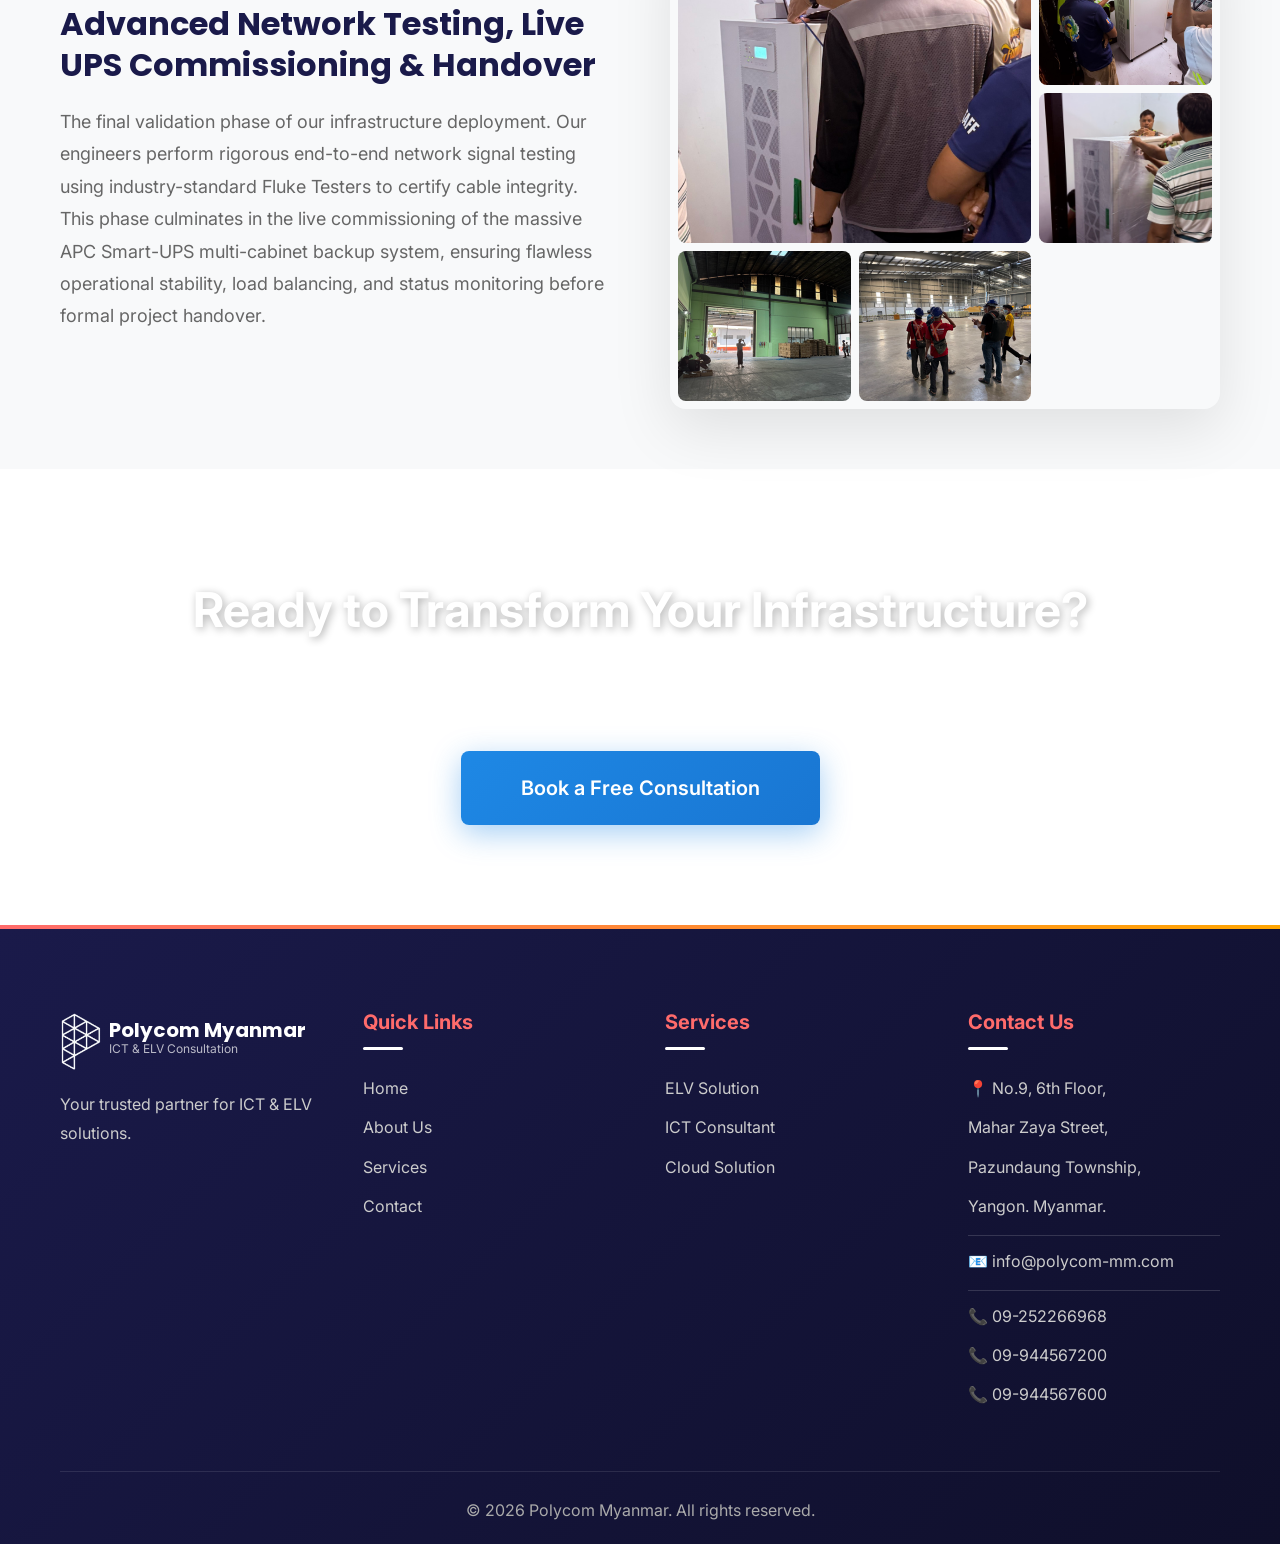
<file: elv-solutions.html>
<!DOCTYPE html>
<html lang="en">
<head>
    <meta charset="UTF-8">
    <meta name="viewport" content="width=device-width, initial-scale=1.0">
    <title>ELV Solutions | Polycom Myanmar</title>
    <link rel="icon" href="favicon.ico" type="image/x-icon">
    <link rel="shortcut icon" href="favicon.ico" type="image/x-icon">
    <link rel="icon" type="image/png" sizes="192x192" href="images/favicon_io/android-chrome-192x192.png">
    <link rel="icon" type="image/png" sizes="512x512" href="images/favicon_io/android-chrome-512x512.png">
    <link rel="icon" type="image/png" sizes="32x32" href="images/favicon_io/favicon-32x32.png">
    <link rel="icon" type="image/png" sizes="16x16" href="images/favicon_io/favicon-16x16.png">
    <link rel="apple-touch-icon" sizes="180x180" href="images/favicon_io/apple-touch-icon.png" />
    <meta name="apple-mobile-web-app-title" content="Polycom Myanmar" />
    <link rel="manifest" href="site.webmanifest" />
    <link rel="stylesheet" href="styles.css">
    <link href="https://fonts.googleapis.com/css2?family=Poppins:wght@300;400;500;600;700;800&family=Inter:wght@300;400;500;600;700&display=swap" rel="stylesheet">
</head>
<body>
    <header class="header">
        <div class="container">
            <div class="logo">
                <a href="index.html">
                    <img src="images/logo.png" alt="Polycom Myanmar Logo" class="logo-img">
                    <div class="logo-text">
                        <h1 class="logo-title">Polycom Myanmar</h1>
                        <p class="logo-subtitle">ICT & ELV Consultation</p>
                    </div>
                </a>
            </div>
            <div class="nav-box">
                <nav class="nav">
                    <ul class="nav-list">
                        <li><a href="index.html" class="nav-link">Home</a></li>
                        <li class="dropdown">
                            <a href="index.html#services" class="nav-link dropdown-toggle active">Our Core Service <span class="arrow">▼</span></a>
                            <ul class="dropdown-menu">
                                <li><a href="elv-solutions.html" class="active">ELV Solution</a></li>
                                <li><a href="ict-solutions.html">ICT Consultant & Solution</a></li>
                                <li><a href="cloud-solutions.html">Cloud Solution</a></li>
                            </ul>
                        </li>
                        <li><a href="index.html#about" class="nav-link">About</a></li>
                        <li><a href="contact.html" class="nav-link">Contact</a></li>
                    </ul>
                </nav>
            </div>
            <button class="mobile-menu-btn" id="mobileMenuBtn">
                <span></span>
                <span></span>
                <span></span>
            </button>
        </div>
        <div class="mobile-menu" id="mobileMenu">
            <nav class="mobile-nav">
                <ul class="mobile-nav-list">
                    <li><a href="index.html" class="mobile-nav-link">Home</a></li>
                    <li class="mobile-dropdown">
                        <a href="index.html#services" class="mobile-nav-link mobile-dropdown-toggle">Our Core Service <span class="arrow">▼</span></a>
                        <ul class="mobile-dropdown-menu">
                            <li><a href="elv-solutions.html" class="active">ELV Solution</a></li>
                            <li><a href="ict-solutions.html">ICT Consultant & Solution</a></li>
                            <li><a href="cloud-solutions.html">Cloud Solution</a></li>
                        </ul>
                    </li>
                    <li><a href="index.html#about" class="mobile-nav-link">About</a></li>
                    <li><a href="contact.html" class="mobile-nav-link">Contact</a></li>
                </ul>
            </nav>
        </div>
    </header>

    <!-- Hero Section -->
    <section class="contact-hero elv-hero">
        <div class="contact-hero-overlay"></div>
        <div class="contact-hero-content">
            <h1 class="contact-hero-title">ELV Solutions</h1>
            <p class="contact-hero-subtitle">Extra-Low Voltage Infrastructure Excellence</p>
        </div>
    </section>

    <!-- Category 1: Grid Power & Outdoor Cable Infrastructure -->
    <section class="elv-category-section">
        <div class="container">
            <div class="elv-category-grid">
                <div class="elv-photo-grid-container">
                    <div class="elv-photo-grid">
                        <div class="elv-photo-item">
                            <img src="elv/1.jpg" alt="Grid Power Connection 1">
                        </div>
                        <div class="elv-photo-item elv-photo-item-large">
                            <img src="elv/2.jpg" alt="Grid Power Connection 2">
                        </div>
                        <div class="elv-photo-item">
                            <img src="elv/3.jpg" alt="Grid Power Connection 3">
                        </div>
                    </div>
                </div>
                <div class="elv-category-content">
                    <h2 class="elv-category-title">Grid Power Connection & Outdoor Cable Infrastructure Setup</h2>
                    <p class="elv-category-text">Our ELV engineering team managing the deployment of main grid power inputs and outdoor signal cabling lines. Using certified scaffolding and strict safety protocols, we ensure secure, weather-resistant structural cabling connectivity from external utility poles directly into the facility's main server infrastructure.</p>
                </div>
            </div>
        </div>
    </section>

    <!-- Category 2: Green Energy Integration -->
    <section class="elv-category-section elv-category-section-alt">
        <div class="container">
            <div class="elv-category-grid elv-category-grid-reverse">
                <div class="elv-photo-grid-container">
                    <div class="elv-photo-grid">
                        <div class="elv-photo-item elv-photo-item-large">
                            <img src="elv/6.png" alt="Solar PV Mounting 1">
                        </div>
                        <div class="elv-photo-item">
                            <img src="elv/7.png" alt="Solar PV Mounting 2">
                        </div>
                    </div>
                </div>
                <div class="elv-category-content">
                    <h2 class="elv-category-title">Rooftop Solar PV Mounting Structure Installation</h2>
                    <p class="elv-category-text">Integrating sustainable energy solutions into critical power backup systems. This stage showcases the precision alignment and installation of heavy-duty aluminum mounting rails on the facility’s rooftop, structurally engineered to support solar PV panels for auxiliary green power generation.</p>
                </div>
            </div>
        </div>
    </section>

    <!-- Category 3: Enterprise-Grade Battery Bank & Backup Systems -->
    <section class="elv-category-section">
        <div class="container">
            <div class="elv-category-grid">
                <div class="elv-photo-grid-container">
                    <div class="elv-photo-grid">
                        <div class="elv-photo-item elv-photo-item-large">
                            <img src="elv/5.png" alt="Battery Bank 1">
                        </div>
                        <div class="elv-photo-item">
                            <img src="elv/20.png" alt="Battery Bank 2">
                        </div>
                    </div>
                </div>
                <div class="elv-category-content">
                    <h2 class="elv-category-title">High-Capacity Battery Bank & Industrial Power Backup Setup</h2>
                    <p class="elv-category-text">Ensuring zero downtime during grid power transitions. Our engineers are seen deploying and structurally anchoring multi-tiered, high-capacity Lithium-ion battery banks. This includes the precise serial linking of battery modules using heavy-duty jumper busbars to handle continuous enterprise power demands.</p>
                </div>
            </div>
        </div>
    </section>

    <!-- Category 4: Internal Cable Containment & Routing -->
    <section class="elv-category-section elv-category-section-alt">
        <div class="container">
            <div class="elv-category-grid elv-category-grid-reverse">
                <div class="elv-photo-grid-container">
                    <div class="elv-photo-grid">
                        <div class="elv-photo-item">
                            <img src="elv/8.png" alt="Cable Tray 1">
                        </div>
                        <div class="elv-photo-item elv-photo-item-large">
                            <img src="elv/9.png" alt="Cable Tray 2">
                        </div>
                    </div>
                </div>
                <div class="elv-category-content">
                    <h2 class="elv-category-title">Overhead Cable Tray & Containment Trunking Routing</h2>
                    <p class="elv-category-text">Establishing clean and safe pathways for power and data lines. We design and install high-level overhead cable trays and specialized containment trunking (red routing enclosures) to segregate high-voltage lines from sensitive network signal cables, preventing interference and organizing facility-wide routing.</p>
                </div>
            </div>
        </div>
    </section>

    <!-- Category 5: Cabinet Integration & Premium Cable Management -->
    <section class="elv-category-section">
        <div class="container">
            <div class="elv-category-grid">
                <div class="elv-photo-grid-container">
                    <div class="elv-photo-grid">
                        <div class="elv-photo-item elv-photo-item-large">
                            <img src="elv/11.jpg" alt="APC Cabinet 1">
                        </div>
                        <div class="elv-photo-item">
                            <img src="elv/12.png" alt="APC Cabinet 2">
                        </div>
                        <div class="elv-photo-item">
                            <img src="elv/13.png" alt="APC Cabinet 3">
                        </div>
                        <div class="elv-photo-item">
                            <img src="elv/14.png" alt="APC Cabinet 4">
                        </div>
                        <div class="elv-photo-item">
                            <img src="elv/15.png" alt="APC Cabinet 5">
                        </div>
                        <div class="elv-photo-item">
                            <img src="elv/16.png" alt="APC Cabinet 6">
                        </div>
                        <div class="elv-photo-item elv-photo-item-large">
                            <img src="elv/17.png" alt="APC Cabinet 7">
                        </div>
                        <div class="elv-photo-item">
                            <img src="elv/18.jpg" alt="APC Cabinet 8">
                        </div>
                        <div class="elv-photo-item">
                            <img src="elv/19.png" alt="APC Cabinet 9">
                        </div>
                    </div>
                </div>
                <div class="elv-category-content">
                    <h2 class="elv-category-title">APC Smart Cabinet Integration & Premium Cable Dressing</h2>
                    <p class="elv-category-text">Precision execution inside the heart of the server room. Our team installs critical network switches, termination modules, and fiber optics within premium APC (by Schneider Electric) Smart Cabinets. Every single blue UTP LAN cable and yellow fiber strand is meticulously combed, bundled, and bound using premium Velcro tape to optimize airflow, cooling efficiency, and future maintenance troubleshooting.</p>
                </div>
            </div>
        </div>
    </section>

    <!-- Category 6: Testing, Live Commissioning & System Handover -->
    <section class="elv-category-section elv-category-section-alt">
        <div class="container">
            <div class="elv-category-grid elv-category-grid-reverse">
                <div class="elv-photo-grid-container">
                    <div class="elv-photo-grid">
                        <div class="elv-photo-item elv-photo-item-large">
                            <img src="elv/23.jpg" alt="Testing 1">
                        </div>
                        <div class="elv-photo-item">
                            <img src="elv/22.jpg" alt="Testing 2">
                        </div>
                        <div class="elv-photo-item">
                            <img src="elv/21.png" alt="Testing 3">
                        </div>
                        <div class="elv-photo-item">
                            <img src="elv/4.png" alt="Testing 4">
                        </div>
                        <div class="elv-photo-item">
                            <img src="elv/10.png" alt="Testing 5">
                        </div>
                    </div>
                </div>
                <div class="elv-category-content">
                    <h2 class="elv-category-title">Advanced Network Testing, Live UPS Commissioning & Handover</h2>
                    <p class="elv-category-text">The final validation phase of our infrastructure deployment. Our engineers perform rigorous end-to-end network signal testing using industry-standard Fluke Testers to certify cable integrity. This phase culminates in the live commissioning of the massive APC Smart-UPS multi-cabinet backup system, ensuring flawless operational stability, load balancing, and status monitoring before formal project handover.</p>
                </div>
            </div>
        </div>
    </section>

    <!-- CTA Section -->
    <section class="contact-cta-bottom">
        <div class="contact-cta-bg">
            <div class="container">
                <div class="contact-cta-content">
                    <h2 class="contact-cta-title">Ready to Transform Your Infrastructure?</h2>
                    <p class="contact-cta-text">Let's discuss your ELV needs and create a custom solution for your facility</p>
                    <a href="consultation.html" class="contact-cta-btn">Book a Free Consultation</a>
                </div>
            </div>
        </div>
    </section>

    <footer class="fixed-footer">
        <div class="container">
            <div class="footer-grid">
                <div class="footer-col">
                    <div class="footer-logo">
                        <img src="images/logo.png" alt="Polycom Myanmar Logo" class="footer-logo-img">
                        <div class="footer-logo-text">
                            <h2 class="footer-logo-title">Polycom Myanmar</h2>
                            <p class="footer-logo-subtitle">ICT & ELV Consultation</p>
                        </div>
                    </div>
                    <p class="footer-desc">Your trusted partner for ICT & ELV solutions.</p>
                </div>
                <div class="footer-col">
                    <h4 class="footer-title">Quick Links</h4>
                    <ul class="footer-links">
                        <li><a href="index.html">Home</a></li>
                        <li><a href="index.html#about">About Us</a></li>
                        <li><a href="index.html#services">Services</a></li>
                        <li><a href="contact.html">Contact</a></li>
                    </ul>
                </div>
                <div class="footer-col">
                    <h4 class="footer-title">Services</h4>
                    <ul class="footer-links">
                        <li><a href="elv-solutions.html">ELV Solution</a></li>
                        <li><a href="ict-solutions.html">ICT Consultant</a></li>
                        <li><a href="cloud-solutions.html">Cloud Solution</a></li>
                    </ul>
                </div>
                <div class="footer-col">
                    <h4 class="footer-title">Contact Us</h4>
                    <ul class="footer-contact">
                        <li>📍 No.9, 6th Floor,</li>
                        <li>Mahar Zaya Street,</li>
                        <li>Pazundaung Township,</li>
                        <li>Yangon. Myanmar.</li>
                        <li class="contact-separator"></li>
                        <li>📧 info@polycom-mm.com</li>
                        <li class="contact-separator"></li>
                        <li>📞 09-252266968</li>
                        <li>📞 09-944567200</li>
                        <li>📞 09-944567600</li>
                    </ul>
                </div>
            </div>
            <div class="footer-bottom">
                <p>&copy; 2026 Polycom Myanmar. All rights reserved.</p>
            </div>
        </div>
    </footer>

    <script src="script.js"></script>
</body>
</html>
</file>
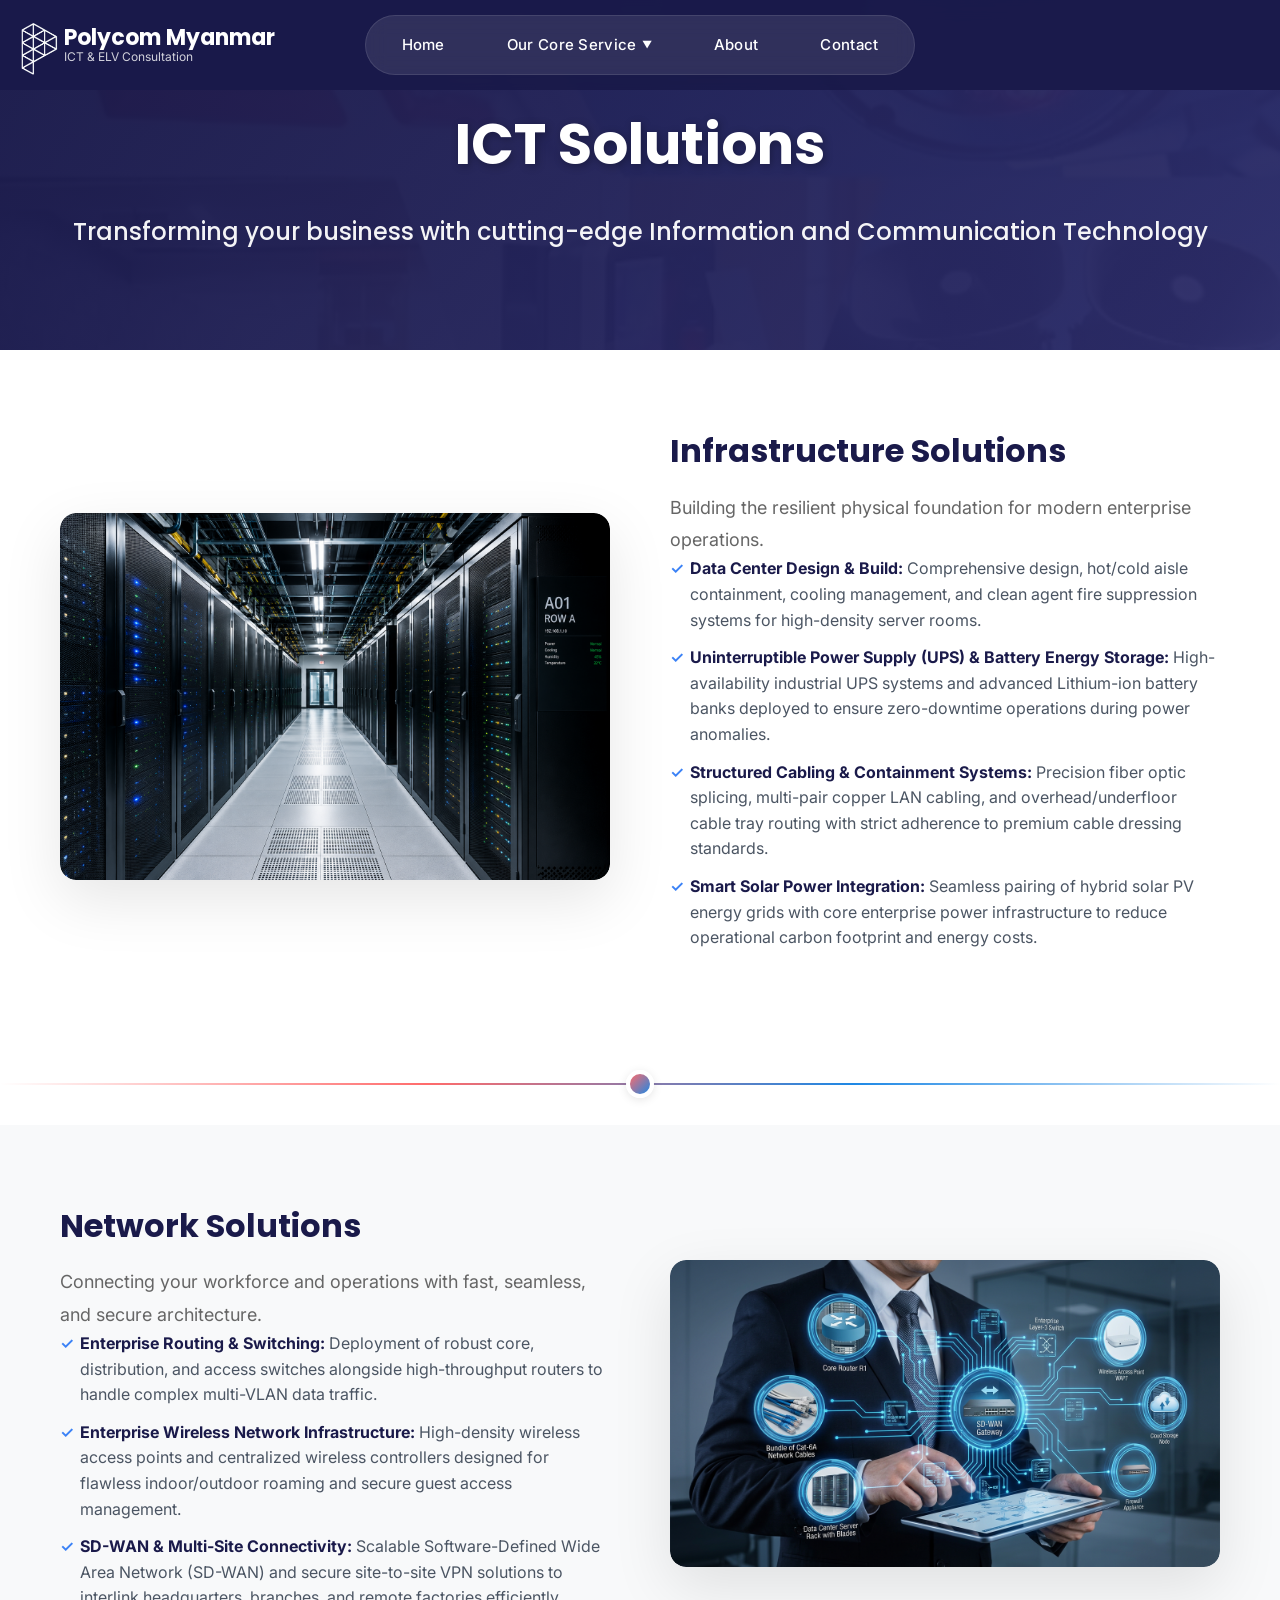
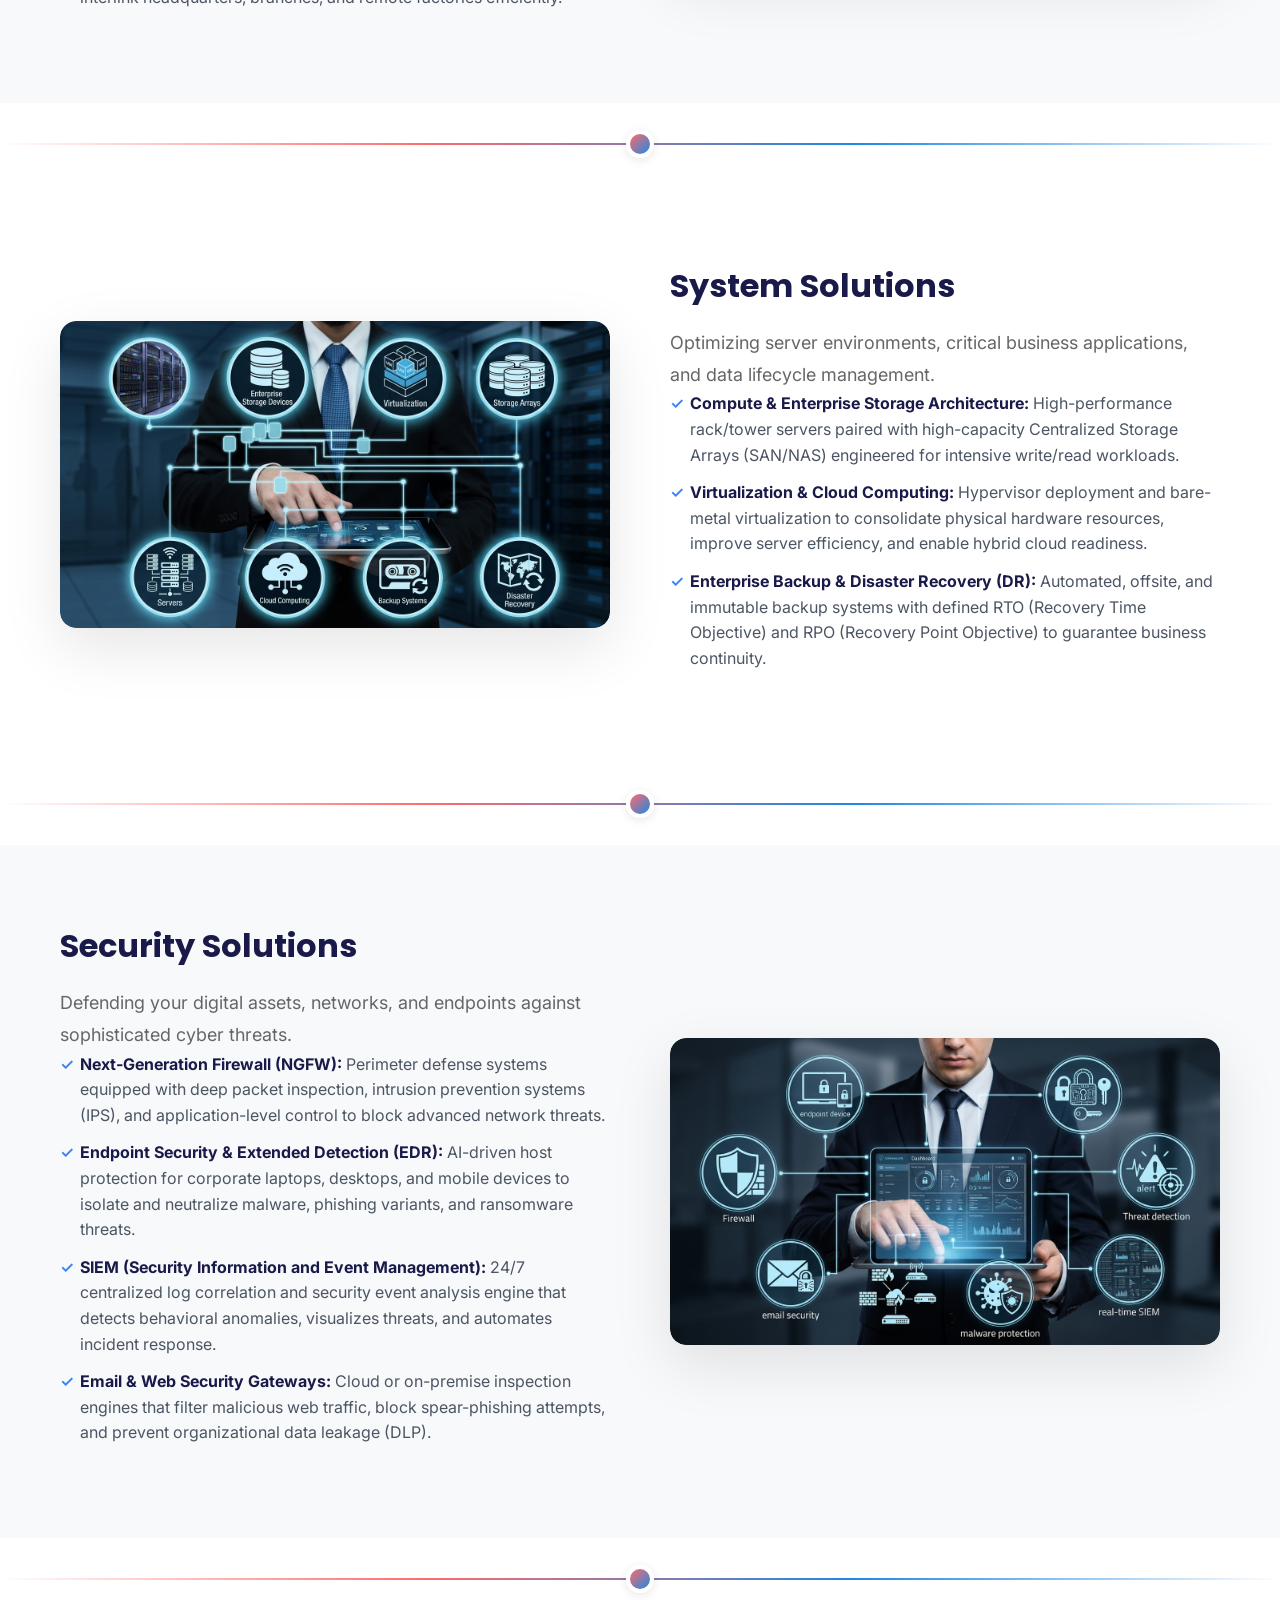
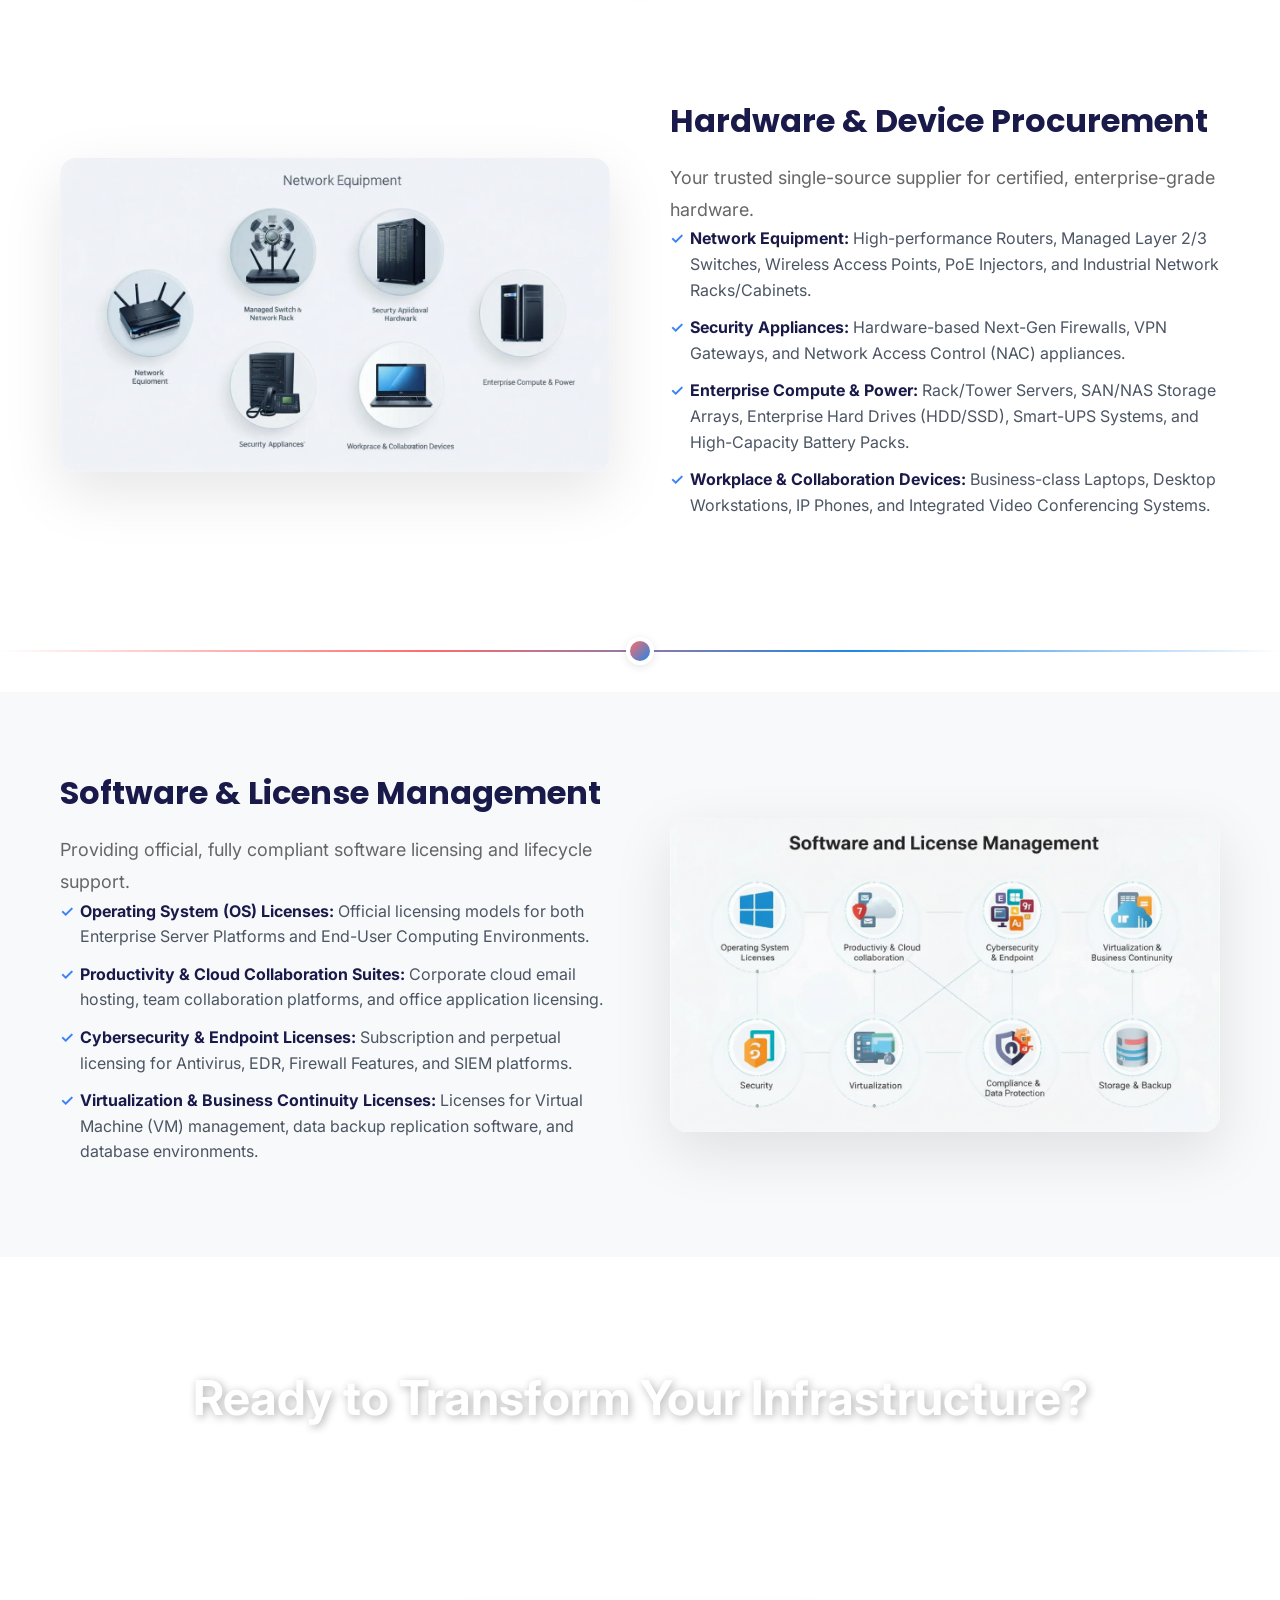
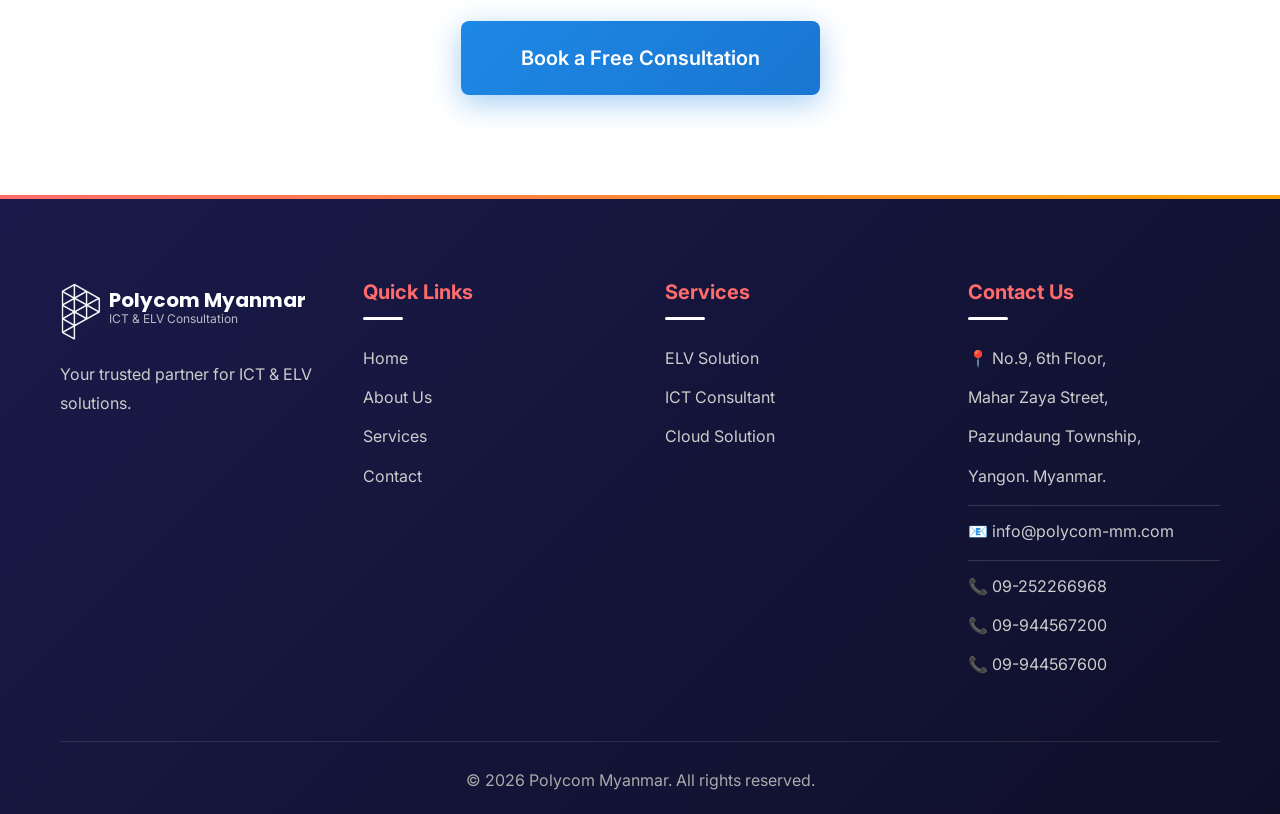
<file: ict-solutions.html>
<!DOCTYPE html>
<html lang="en">
<head>
    <meta charset="UTF-8">
    <meta name="viewport" content="width=device-width, initial-scale=1.0">
    <title>ICT Solutions | Polycom Myanmar</title>
    <link rel="icon" href="favicon.ico" type="image/x-icon">
    <link rel="shortcut icon" href="favicon.ico" type="image/x-icon">
    <link rel="icon" type="image/png" sizes="192x192" href="images/favicon_io/android-chrome-192x192.png">
    <link rel="icon" type="image/png" sizes="512x512" href="images/favicon_io/android-chrome-512x512.png">
    <link rel="icon" type="image/png" sizes="32x32" href="images/favicon_io/favicon-32x32.png">
    <link rel="icon" type="image/png" sizes="16x16" href="images/favicon_io/favicon-16x16.png">
    <link rel="apple-touch-icon" sizes="180x180" href="images/favicon_io/apple-touch-icon.png" />
    <meta name="apple-mobile-web-app-title" content="Polycom Myanmar" />
    <link rel="manifest" href="site.webmanifest" />
    <link rel="stylesheet" href="styles.css">
    <link href="https://fonts.googleapis.com/css2?family=Poppins:wght@300;400;500;600;700;800&family=Inter:wght300;400;500;600;700&display=swap" rel="stylesheet">
</head>
<body>
    <header class="header">
        <div class="container">
            <div class="logo">
                <a href="index.html">
                    <img src="images/logo.png" alt="Polycom Myanmar Logo" class="logo-img">
                    <div class="logo-text">
                        <h1 class="logo-title">Polycom Myanmar</h1>
                        <p class="logo-subtitle">ICT & ELV Consultation</p>
                    </div>
                </a>
            </div>
            <div class="nav-box">
                <nav class="nav">
                    <ul class="nav-list">
                        <li><a href="index.html" class="nav-link">Home</a></li>
                        <li class="dropdown">
                            <a href="index.html#services" class="nav-link dropdown-toggle active">Our Core Service <span class="arrow">▼</span></a>
                            <ul class="dropdown-menu">
                                <li><a href="elv-solutions.html">ELV Solution</a></li>
                                <li><a href="ict-solutions.html" class="active">ICT Consultant & Solution</a></li>
                                <li><a href="cloud-solutions.html">Cloud Solution</a></li>
                            </ul>
                        </li>
                        <li><a href="index.html#about" class="nav-link">About</a></li>
                        <li><a href="contact.html" class="nav-link">Contact</a></li>
                    </ul>
                </nav>
            </div>
            <button class="mobile-menu-btn" id="mobileMenuBtn">
                <span></span>
                <span></span>
                <span></span>
            </button>
        </div>
        <div class="mobile-menu" id="mobileMenu">
            <nav class="mobile-nav">
                <ul class="mobile-nav-list">
                    <li><a href="index.html" class="mobile-nav-link">Home</a></li>
                    <li class="mobile-dropdown">
                        <a href="index.html#services" class="mobile-nav-link mobile-dropdown-toggle">Our Core Service <span class="arrow">▼</span></a>
                        <ul class="mobile-dropdown-menu">
                            <li><a href="elv-solutions.html">ELV Solution</a></li>
                            <li><a href="ict-solutions.html" class="active">ICT Consultant & Solution</a></li>
                            <li><a href="cloud-solutions.html">Cloud Solution</a></li>
                        </ul>
                    </li>
                    <li><a href="index.html#about" class="mobile-nav-link">About</a></li>
                    <li><a href="contact.html" class="mobile-nav-link">Contact</a></li>
                </ul>
            </nav>
        </div>
    </header>

    <!-- Hero Section -->
    <section class="contact-hero elv-hero">
        <div class="contact-hero-overlay"></div>
        <div class="contact-hero-content">
            <h1 class="contact-hero-title">ICT Solutions</h1>
            <p class="contact-hero-subtitle">Transforming your business with cutting-edge Information and Communication Technology</p>
        </div>
    </section>

    <!-- Category 1: Infrastructure Solutions -->
    <section class="elv-category-section">
        <div class="container">
            <div class="elv-category-grid">
                <div class="elv-photo-grid-container">
                    <img src="ict/infra.png" alt="Infrastructure Solutions" class="ict-solution-image">
                </div>
                <div class="elv-category-content">
                    <h2 class="elv-category-title">Infrastructure Solutions</h2>
                    <p class="elv-category-text">Building the resilient physical foundation for modern enterprise operations.</p>
                    <ul class="category-features">
                        <li><strong>Data Center Design & Build:</strong> Comprehensive design, hot/cold aisle containment, cooling management, and clean agent fire suppression systems for high-density server rooms.</li>
                        <li><strong>Uninterruptible Power Supply (UPS) & Battery Energy Storage:</strong> High-availability industrial UPS systems and advanced Lithium-ion battery banks deployed to ensure zero-downtime operations during power anomalies.</li>
                        <li><strong>Structured Cabling & Containment Systems:</strong> Precision fiber optic splicing, multi-pair copper LAN cabling, and overhead/underfloor cable tray routing with strict adherence to premium cable dressing standards.</li>
                        <li><strong>Smart Solar Power Integration:</strong> Seamless pairing of hybrid solar PV energy grids with core enterprise power infrastructure to reduce operational carbon footprint and energy costs.</li>
                    </ul>
                </div>
            </div>
        </div>
    </section>

    <!-- Elegant Divider -->
    <div class="section-divider"></div>

    <!-- Category 2: Network Solutions -->
    <section class="elv-category-section elv-category-section-alt">
        <div class="container">
            <div class="elv-category-grid elv-category-grid-reverse">
                <div class="elv-photo-grid-container">
                    <img src="ict/network1.jpg" alt="Network Solutions" class="ict-solution-image">
                </div>
                <div class="elv-category-content">
                    <h2 class="elv-category-title">Network Solutions</h2>
                    <p class="elv-category-text">Connecting your workforce and operations with fast, seamless, and secure architecture.</p>
                    <ul class="category-features">
                        <li><strong>Enterprise Routing & Switching:</strong> Deployment of robust core, distribution, and access switches alongside high-throughput routers to handle complex multi-VLAN data traffic.</li>
                        <li><strong>Enterprise Wireless Network Infrastructure:</strong> High-density wireless access points and centralized wireless controllers designed for flawless indoor/outdoor roaming and secure guest access management.</li>
                        <li><strong>SD-WAN & Multi-Site Connectivity:</strong> Scalable Software-Defined Wide Area Network (SD-WAN) and secure site-to-site VPN solutions to interlink headquarters, branches, and remote factories efficiently.</li>
                    </ul>
                </div>
            </div>
        </div>
    </section>

    <!-- Elegant Divider -->
    <div class="section-divider"></div>

    <!-- Category 3: System Solutions -->
    <section class="elv-category-section">
        <div class="container">
            <div class="elv-category-grid">
                <div class="elv-photo-grid-container">
                    <img src="ict/system.jpg" alt="System Solutions" class="ict-solution-image">
                </div>
                <div class="elv-category-content">
                    <h2 class="elv-category-title">System Solutions</h2>
                    <p class="elv-category-text">Optimizing server environments, critical business applications, and data lifecycle management.</p>
                    <ul class="category-features">
                        <li><strong>Compute & Enterprise Storage Architecture:</strong> High-performance rack/tower servers paired with high-capacity Centralized Storage Arrays (SAN/NAS) engineered for intensive write/read workloads.</li>
                        <li><strong>Virtualization & Cloud Computing:</strong> Hypervisor deployment and bare-metal virtualization to consolidate physical hardware resources, improve server efficiency, and enable hybrid cloud readiness.</li>
                        <li><strong>Enterprise Backup & Disaster Recovery (DR):</strong> Automated, offsite, and immutable backup systems with defined RTO (Recovery Time Objective) and RPO (Recovery Point Objective) to guarantee business continuity.</li>
                    </ul>
                </div>
            </div>
        </div>
    </section>

    <!-- Elegant Divider -->
    <div class="section-divider"></div>

    <!-- Category 4: Security Solutions -->
    <section class="elv-category-section elv-category-section-alt">
        <div class="container">
            <div class="elv-category-grid elv-category-grid-reverse">
                <div class="elv-photo-grid-container">
                    <img src="ict/security.jpg" alt="Security Solutions" class="ict-solution-image">
                </div>
                <div class="elv-category-content">
                    <h2 class="elv-category-title">Security Solutions</h2>
                    <p class="elv-category-text">Defending your digital assets, networks, and endpoints against sophisticated cyber threats.</p>
                    <ul class="category-features">
                        <li><strong>Next-Generation Firewall (NGFW):</strong> Perimeter defense systems equipped with deep packet inspection, intrusion prevention systems (IPS), and application-level control to block advanced network threats.</li>
                        <li><strong>Endpoint Security & Extended Detection (EDR):</strong> AI-driven host protection for corporate laptops, desktops, and mobile devices to isolate and neutralize malware, phishing variants, and ransomware threats.</li>
                        <li><strong>SIEM (Security Information and Event Management):</strong> 24/7 centralized log correlation and security event analysis engine that detects behavioral anomalies, visualizes threats, and automates incident response.</li>
                        <li><strong>Email & Web Security Gateways:</strong> Cloud or on-premise inspection engines that filter malicious web traffic, block spear-phishing attempts, and prevent organizational data leakage (DLP).</li>
                    </ul>
                </div>
            </div>
        </div>
    </section>

    <!-- Elegant Divider -->
    <div class="section-divider"></div>

    <!-- Category 5: Hardware & Device Procurement -->
    <section class="elv-category-section">
        <div class="container">
            <div class="elv-category-grid">
                <div class="elv-photo-grid-container">
                    <img src="ict/hardware.png" alt="Hardware & Device Procurement" class="ict-solution-image">
                </div>
                <div class="elv-category-content">
                    <h2 class="elv-category-title">Hardware & Device Procurement</h2>
                    <p class="elv-category-text">Your trusted single-source supplier for certified, enterprise-grade hardware.</p>
                    <ul class="category-features">
                        <li><strong>Network Equipment:</strong> High-performance Routers, Managed Layer 2/3 Switches, Wireless Access Points, PoE Injectors, and Industrial Network Racks/Cabinets.</li>
                        <li><strong>Security Appliances:</strong> Hardware-based Next-Gen Firewalls, VPN Gateways, and Network Access Control (NAC) appliances.</li>
                        <li><strong>Enterprise Compute & Power:</strong> Rack/Tower Servers, SAN/NAS Storage Arrays, Enterprise Hard Drives (HDD/SSD), Smart-UPS Systems, and High-Capacity Battery Packs.</li>
                        <li><strong>Workplace & Collaboration Devices:</strong> Business-class Laptops, Desktop Workstations, IP Phones, and Integrated Video Conferencing Systems.</li>
                    </ul>
                </div>
            </div>
        </div>
    </section>

    <!-- Elegant Divider -->
    <div class="section-divider"></div>

    <!-- Category 6: Software & License Management -->
    <section class="elv-category-section elv-category-section-alt">
        <div class="container">
            <div class="elv-category-grid elv-category-grid-reverse">
                <div class="elv-photo-grid-container">
                    <img src="ict/license.png" alt="Software & License Management" class="ict-solution-image">
                </div>
                <div class="elv-category-content">
                    <h2 class="elv-category-title">Software & License Management</h2>
                    <p class="elv-category-text">Providing official, fully compliant software licensing and lifecycle support.</p>
                    <ul class="category-features">
                        <li><strong>Operating System (OS) Licenses:</strong> Official licensing models for both Enterprise Server Platforms and End-User Computing Environments.</li>
                        <li><strong>Productivity & Cloud Collaboration Suites:</strong> Corporate cloud email hosting, team collaboration platforms, and office application licensing.</li>
                        <li><strong>Cybersecurity & Endpoint Licenses:</strong> Subscription and perpetual licensing for Antivirus, EDR, Firewall Features, and SIEM platforms.</li>
                        <li><strong>Virtualization & Business Continuity Licenses:</strong> Licenses for Virtual Machine (VM) management, data backup replication software, and database environments.</li>
                    </ul>
                </div>
            </div>
        </div>
    </section>

    <!-- CTA Section -->
    <section class="contact-cta-bottom">
        <div class="contact-cta-bg">
            <div class="container">
                <div class="contact-cta-content">
                    <h2 class="contact-cta-title">Ready to Transform Your Infrastructure?</h2>
                    <p class="contact-cta-text">Our certified engineering team is ready to conduct a complimentary site survey of your facility. We design, deploy, and manage bespoke Infrastructure, Network, and Security frameworks tailored exactly to your operational demands.</p>
                    <a href="consultation.html" class="contact-cta-btn">Book a Free Consultation</a>
                </div>
            </div>
        </div>
    </section>

    <footer class="fixed-footer">
        <div class="container">
            <div class="footer-grid">
                <div class="footer-col">
                    <div class="footer-logo">
                        <img src="images/logo.png" alt="Polycom Myanmar Logo" class="footer-logo-img">
                        <div class="footer-logo-text">
                            <h2 class="footer-logo-title">Polycom Myanmar</h2>
                            <p class="footer-logo-subtitle">ICT & ELV Consultation</p>
                        </div>
                    </div>
                    <p class="footer-desc">Your trusted partner for ICT & ELV solutions.</p>
                </div>
                <div class="footer-col">
                    <h4 class="footer-title">Quick Links</h4>
                    <ul class="footer-links">
                        <li><a href="index.html">Home</a></li>
                        <li><a href="index.html#about">About Us</a></li>
                        <li><a href="index.html#services">Services</a></li>
                        <li><a href="contact.html">Contact</a></li>
                    </ul>
                </div>
                <div class="footer-col">
                    <h4 class="footer-title">Services</h4>
                    <ul class="footer-links">
                        <li><a href="elv-solutions.html">ELV Solution</a></li>
                        <li><a href="ict-solutions.html">ICT Consultant</a></li>
                        <li><a href="cloud-solutions.html">Cloud Solution</a></li>
                    </ul>
                </div>
                <div class="footer-col">
                    <h4 class="footer-title">Contact Us</h4>
                    <ul class="footer-contact">
                        <li>📍 No.9, 6th Floor,</li>
                        <li>Mahar Zaya Street,</li>
                        <li>Pazundaung Township,</li>
                        <li>Yangon. Myanmar.</li>
                        <li class="contact-separator"></li>
                        <li>📧 info@polycom-mm.com</li>
                        <li class="contact-separator"></li>
                        <li>📞 09-252266968</li>
                        <li>📞 09-944567200</li>
                        <li>📞 09-944567600</li>
                    </ul>
                </div>
            </div>
            <div class="footer-bottom">
                <p>&copy; 2026 Polycom Myanmar. All rights reserved.</p>
            </div>
        </div>
    </footer>

    <script src="script.js"></script>
</body>
</html>
</file>
<file: styles.css>
* {
    margin: 0;
    padding: 0;
    box-sizing: border-box;
}

:root {
    --primary-color: #1a1a4a;
    --secondary-color: #2d2d6a;
    --accent-color: #ff6b6b;
    --text-primary: #333;
    --text-secondary: #666;
    --text-light: #fff;
    --bg-primary: #fff;
    --bg-secondary: #f8f9fa;
    --border-color: #e0e0e0;
    --shadow-color: rgba(0,0,0,0.1);
    --shadow-hover: rgba(26,26,74,0.15);
}

body {
    font-family: 'Inter', 'Poppins', -apple-system, BlinkMacSystemFont, 'Segoe UI', Roboto, Oxygen, Ubuntu, Cantarell, sans-serif;
    line-height: 1.7;
    color: var(--text-primary);
    background-color: var(--bg-primary);
    overflow-x: hidden;
}

.container {
    max-width: 1200px;
    margin: 0 auto;
    padding: 0 20px;
}

.header {
    position: fixed;
    top: 0;
    left: 0;
    right: 0;
    z-index: 10000;
    background: rgba(26, 26, 74, 0.95);
    backdrop-filter: blur(10px);
    transition: all 0.3s ease;
}

.header .container {
    display: flex;
    justify-content: space-between;
    align-items: center;
    padding: 12px 15px;
    position: relative;
    max-width: 100%;
    overflow: visible;
}

.logo {
    display: flex;
    align-items: center;
    gap: 6px;
    animation: fadeInLeft 0.6s ease;
    position: relative;
    left: 0;
    flex: 1;
}

.logo a {
    text-decoration: none;
    display: flex;
    align-items: center;
    gap: 6px;
    width: 100%;
}

.logo-img {
    height: 45px;
    width: auto;
    display: block;
    transition: transform 0.3s ease;
    flex-shrink: 0;
}

.logo a:hover .logo-img {
    transform: scale(1.05);
}

.logo-text {
    display: flex;
    flex-direction: column;
    flex-shrink: 1;
    min-width: 0;
}

.logo-title {
    font-family: 'Poppins', 'Inter', sans-serif;
    font-size: 16px;
    font-weight: 700;
    color: var(--text-light);
    margin: 0;
    line-height: 1.1;
    white-space: nowrap;
    overflow: hidden;
    text-overflow: ellipsis;
}

.logo-subtitle {
    font-family: 'Inter', 'Poppins', sans-serif;
    font-size: 10px;
    font-weight: 400;
    color: rgba(255, 255, 255, 0.8);
    margin: 0;
    line-height: 1.1;
    white-space: nowrap;
    overflow: hidden;
    text-overflow: ellipsis;
}

.nav-box {
    background: rgba(255, 255, 255, 0.1);
    backdrop-filter: blur(10px);
    border-radius: 50px;
    padding: 8px 20px;
    border: 1px solid rgba(255, 255, 255, 0.1);
    animation: fadeInRight 0.6s ease;
}

.nav {
    display: block;
}

.nav-list {
    display: flex;
    list-style: none;
    gap: 30px;
    align-items: center;
}

.mobile-menu-btn {
    display: none;
    flex-direction: column;
    gap: 5px;
    background: transparent;
    border: none;
    cursor: pointer;
    padding: 8px;
    z-index: 10001;
    flex-shrink: 0;
}

.mobile-menu-btn span {
    width: 28px;
    height: 3px;
    background: var(--text-light);
    border-radius: 2px;
    transition: all 0.3s ease;
}

.mobile-menu-btn.active span:nth-child(1) {
    transform: rotate(45deg) translate(5px, 5px);
}

.mobile-menu-btn.active span:nth-child(2) {
    opacity: 0;
}

.mobile-menu-btn.active span:nth-child(3) {
    transform: rotate(-45deg) translate(7px, -7px);
}

.mobile-menu {
    position: fixed;
    top: 0;
    right: -100%;
    width: 80%;
    max-width: 300px;
    height: 100vh;
    background: rgba(26, 26, 74, 0.98);
    backdrop-filter: blur(20px);
    z-index: 9999;
    transition: right 0.3s ease;
    padding-top: 80px;
    box-shadow: -5px 0 20px rgba(0, 0, 0, 0.3);
}

.mobile-menu.active {
    right: 0;
}

.mobile-nav {
    padding: 20px;
}

.mobile-nav-list {
    list-style: none;
    display: flex;
    flex-direction: column;
    gap: 15px;
}

.mobile-nav-link {
    font-family: 'Inter', 'Poppins', sans-serif;
    text-decoration: none;
    color: var(--text-light);
    font-weight: 500;
    font-size: 18px;
    padding: 12px 15px;
    display: block;
    border-radius: 8px;
    transition: all 0.3s ease;
}

.mobile-nav-link:hover,
.mobile-nav-link.active {
    background: rgba(255, 107, 107, 0.2);
    color: var(--accent-color);
}

.mobile-dropdown {
    position: relative;
}

.mobile-dropdown-toggle {
    display: flex;
    justify-content: space-between;
    align-items: center;
}

.mobile-dropdown-toggle .arrow {
    transition: transform 0.3s ease;
}

.mobile-dropdown-menu {
    list-style: none;
    margin-top: 10px;
    padding-left: 20px;
    max-height: 0;
    overflow: hidden;
    transition: max-height 0.3s ease;
}

.mobile-dropdown.active .mobile-dropdown-menu {
    max-height: 200px;
}

.mobile-dropdown.active .mobile-dropdown-toggle .arrow {
    transform: rotate(180deg);
}

.mobile-dropdown-menu li a {
    color: rgba(255, 255, 255, 0.8);
    text-decoration: none;
    font-size: 16px;
    padding: 8px 0;
    display: block;
    transition: all 0.3s ease;
}

.mobile-dropdown-menu li a:hover {
    color: var(--accent-color);
    padding-left: 10px;
}

.nav-link {
    font-family: 'Inter', 'Poppins', -apple-system, BlinkMacSystemFont, 'Segoe UI', Roboto, sans-serif;
    text-decoration: none;
    color: var(--text-light);
    font-weight: 500;
    font-size: 15px;
    padding: 8px 16px;
    position: relative;
    transition: all 0.3s ease;
    border-radius: 25px;
    letter-spacing: 0.3px;
}

.nav-link:hover {
    background: rgba(255, 255, 255, 0.1);
}

.nav-link.active {
    background: rgba(255, 107, 107, 0.3);
    color: var(--accent-color);
}

.nav-link::after {
    display: none;
}

.dropdown {
    position: relative;
}

.dropdown-toggle {
    display: flex;
    align-items: center;
    gap: 5px;
}

.dropdown-toggle .arrow {
    font-size: 10px;
    transition: transform 0.3s ease;
}

.dropdown:hover .dropdown-toggle .arrow,
.dropdown.active .dropdown-toggle .arrow {
    transform: rotate(180deg);
}

.dropdown-menu {
    position: absolute;
    top: 100%;
    left: 0;
    background: var(--text-light);
    list-style: none;
    padding: 15px 0;
    border-radius: 8px;
    box-shadow: 0 10px 40px var(--shadow-color);
    min-width: 200px;
    opacity: 0;
    visibility: hidden;
    transform: translateY(-10px);
    transition: all 0.3s ease;
    z-index: 10002;
}

.dropdown:hover .dropdown-menu,
.dropdown.active .dropdown-menu {
    opacity: 1;
    visibility: visible;
    transform: translateY(0);
}

.dropdown-menu li a {
    display: block;
    padding: 10px 25px;
    color: var(--text-primary);
    text-decoration: none;
    font-size: 14px;
    transition: all 0.3s ease;
}

.dropdown-menu li a:hover {
    background: var(--bg-secondary);
    color: var(--accent-color);
    padding-left: 30px;
}



.hero {
    position: relative;
    height: 100vh;
    min-height: 600px;
    overflow: hidden;
}

.hero-slider {
    position: absolute;
    top: 0;
    left: 0;
    width: 100%;
    height: 100%;
}

.slide {
    position: absolute;
    top: 0;
    width: 100%;
    height: 100%;
    background-size: cover;
    background-position: center;
    opacity: 0;
    transition: transform 1s ease, opacity 1s ease;
    transform: translateX(100%);
}

.slide.active {
    opacity: 1;
    transform: translateX(0);
}

.slide.prev {
    transform: translateX(-100%);
    opacity: 0;
}

/* Carousel Arrows */
.carousel-arrow {
    position: absolute;
    top: 50%;
    transform: translateY(-50%);
    width: 50px;
    height: 50px;
    border: none;
    background: rgba(255,255,255,0.2);
    backdrop-filter: blur(10px);
    border-radius: 50%;
    color: white;
    cursor: pointer;
    z-index: 20;
    display: flex;
    align-items: center;
    justify-content: center;
    transition: all 0.3s ease;
}

.carousel-arrow:hover {
    background: rgba(255,255,255,0.3);
    transform: translateY(-50%) scale(1.1);
}

.carousel-arrow svg {
    width: 24px;
    height: 24px;
}

.prev-arrow {
    left: 30px;
}

.next-arrow {
    right: 30px;
}

/* Carousel Dots */
.carousel-dots {
    position: absolute;
    bottom: 40px;
    left: 50%;
    transform: translateX(-50%);
    display: flex;
    gap: 12px;
    z-index: 20;
}

.dot {
    width: 12px;
    height: 12px;
    border: 2px solid rgba(255,255,255,0.5);
    border-radius: 50%;
    background: transparent;
    cursor: pointer;
    transition: all 0.3s ease;
    padding: 0;
}

.dot:hover {
    border-color: rgba(255,255,255,0.8);
    background: rgba(255,255,255,0.3);
}

.dot.active {
    background: var(--accent-color);
    border-color: var(--accent-color);
    transform: scale(1.2);
}

.hero-overlay {
    position: absolute;
    top: 0;
    left: 0;
    width: 100%;
    height: 100%;
    background: linear-gradient(135deg, rgba(26, 26, 74, 0.85), rgba(45, 45, 106, 0.75));
}

.hero-content {
    position: relative;
    z-index: 10;
    display: flex;
    flex-direction: column;
    align-items: center;
    justify-content: center;
    height: 100%;
    text-align: center;
    padding: 80px 20px;
    color: var(--text-light);
}

.hero-title {
    font-family: 'Poppins', 'Inter', -apple-system, BlinkMacSystemFont, 'Segoe UI', Roboto, sans-serif;
    font-size: 72px;
    font-weight: 800;
    margin-bottom: 20px;
    letter-spacing: -2px;
    text-shadow: 2px 2px 10px rgba(0,0,0,0.3);
    animation: fadeInUp 0.8s ease;
}

.hero-subtitle {
    font-family: 'Poppins', 'Inter', -apple-system, BlinkMacSystemFont, 'Segoe UI', Roboto, sans-serif;
    font-size: 24px;
    font-weight: 500;
    margin-bottom: 10px;
    opacity: 0.95;
    animation: fadeInUp 0.8s ease 0.2s both;
}

.hero-subtitle-secondary {
    font-family: 'Poppins', 'Inter', -apple-system, BlinkMacSystemFont, 'Segoe UI', Roboto, sans-serif;
    font-size: 20px;
    font-weight: 400;
    margin-bottom: 80px;
    opacity: 0.85;
    animation: fadeInUp 0.8s ease 0.4s both;
}

.cta-btn {
    font-family: 'Poppins', 'Inter', -apple-system, BlinkMacSystemFont, 'Segoe UI', Roboto, sans-serif;
    display: inline-block;
    padding: 18px 50px;
    background: linear-gradient(135deg, var(--accent-color), #ff8c42);
    color: var(--text-light);
    text-decoration: none;
    font-size: 16px;
    font-weight: 600;
    border-radius: 8px;
    box-shadow: 0 8px 25px rgba(255, 107, 107, 0.4);
    transition: all 0.3s ease;
    animation: fadeInUp 0.8s ease 0.6s both;
    margin-top: 40px;
    letter-spacing: 0.3px;
}

.cta-btn:hover {
    transform: translateY(-3px);
    box-shadow: 0 12px 35px rgba(255, 107, 107, 0.5);
}

.cta-btn:active {
    transform: translateY(-1px);
}

.slider-nav {
    position: absolute;
    bottom: 40px;
    left: 50%;
    transform: translateX(-50%);
    display: flex;
    gap: 12px;
    z-index: 10;
}

.slider-dot {
    width: 12px;
    height: 12px;
    border-radius: 50%;
    background: rgba(255,255,255,0.4);
    border: none;
    cursor: pointer;
    transition: all 0.3s ease;
}

.slider-dot.active,
.slider-dot:hover {
    background: var(--text-light);
    transform: scale(1.2);
}

.about {
    padding: 100px 0;
    background: var(--bg-primary);
}

.about-grid {
    display: grid;
    grid-template-columns: 1fr 1.3fr;
    gap: 80px;
    align-items: center;
}

.about-text {
    animation: fadeInLeft 0.8s ease;
}

.about-text .section-title {
    font-family: 'Poppins', 'Inter', -apple-system, BlinkMacSystemFont, 'Segoe UI', Roboto, sans-serif;
    font-size: 36px;
    font-weight: 700;
    color: var(--primary-color);
    margin-bottom: 25px;
    line-height: 1.3;
    letter-spacing: -0.5px;
}

.about-paragraph {
    font-size: 18px;
    color: var(--text-secondary);
    margin-bottom: 30px;
    line-height: 1.8;
}

.about-btn {
    display: inline-block;
    padding: 14px 35px;
    background: linear-gradient(135deg, #1e88e5, #1976d2);
    color: var(--text-light);
    text-decoration: none;
    font-size: 16px;
    font-weight: 500;
    border-radius: 6px;
    box-shadow: 0 4px 15px rgba(30, 136, 229, 0.3);
    transition: all 0.3s ease;
}

.about-btn:hover {
    transform: translateY(-2px);
    box-shadow: 0 8px 25px rgba(30, 136, 229, 0.4);
}

.about-image {
    animation: fadeInRight 0.8s ease;
    position: relative;
}

.about-image::before {
    content: '';
    position: absolute;
    top: -20px;
    right: -20px;
    width: 100%;
    height: 100%;
    background: linear-gradient(135deg, rgba(30, 136, 229, 0.15), rgba(255, 107, 107, 0.1));
    border-radius: 16px;
    z-index: -1;
}

.about-image img {
    width: 100%;
    min-height: 450px;
    max-height: 500px;
    object-fit: cover;
    border-radius: 16px;
    box-shadow: 0 25px 60px rgba(26, 26, 74, 0.15);
    border: 3px solid rgba(26, 26, 74, 0.08);
    transition: transform 0.5s ease, box-shadow 0.5s ease;
}

.about-image:hover img {
    transform: translateY(-8px);
    box-shadow: 0 35px 80px rgba(26, 26, 74, 0.25);
}

.stats {
    padding: 50px 0;
    background: linear-gradient(135deg, #87ceeb, #64b5f6);
}

.stats-grid {
    display: grid;
    grid-template-columns: repeat(3, 1fr);
    gap: 0;
}

.stat-card {
    overflow: hidden;
}

.stat-card img {
    width: 100%;
    height: 300px;
    object-fit: cover;
    display: block;
    transition: transform 0.5s ease;
}

.stat-card:hover img {
    transform: scale(1.1);
}

.services {
    padding: 100px 0;
    background: var(--bg-primary);
}

.services .section-title {
    font-family: 'Poppins', 'Inter', -apple-system, BlinkMacSystemFont, 'Segoe UI', Roboto, sans-serif;
    text-align: center;
    font-size: 36px;
    font-weight: 700;
    color: var(--primary-color);
    margin-bottom: 60px;
    letter-spacing: -0.5px;
}

.services-grid {
    display: grid;
    grid-template-columns: repeat(3, 1fr);
    gap: 30px;
}

.service-card {
    border-radius: 16px;
    overflow: hidden;
    transition: all 0.4s ease;
    animation: fadeInUp 0.6s ease both;
}

.service-card:nth-child(1) { animation-delay: 0.1s; }
.service-card:nth-child(2) { animation-delay: 0.2s; }
.service-card:nth-child(3) { animation-delay: 0.3s; }
.service-card:nth-child(4) { animation-delay: 0.4s; }
.service-card:nth-child(5) { animation-delay: 0.5s; }
.service-card:nth-child(6) { animation-delay: 0.6s; }

.service-card:hover {
    transform: translateY(-10px);
    box-shadow: 0 20px 50px var(--shadow-hover);
}

.service-image {
    position: relative;
    height: 280px;
    overflow: hidden;
}

.service-image img {
    width: 100%;
    height: 100%;
    object-fit: cover;
    transition: transform 0.5s ease;
}

.service-card:hover .service-image img {
    transform: scale(1.1);
}

.service-overlay {
    position: absolute;
    top: 0;
    left: 0;
    width: 100%;
    height: 100%;
    background: linear-gradient(135deg, rgba(26, 26, 74, 0.7), rgba(45, 45, 106, 0.7));
    display: flex;
    align-items: center;
    justify-content: center;
}

.service-title {
    font-size: 36px;
    font-weight: 700;
    color: var(--text-light);
    text-shadow: 2px 2px 8px rgba(0,0,0,0.3);
}

.service-btn {
    display: block;
    padding: 16px;
    background: linear-gradient(135deg, #1e88e5, #1976d2);
    color: var(--text-light);
    text-decoration: none;
    font-size: 16px;
    font-weight: 500;
    text-align: center;
    transition: all 0.3s ease;
}

.service-btn:hover {
    background: linear-gradient(135deg, #1976d2, #1565c0);
}

/* Contact CTA Section */
.contact-cta {
    padding: 0;
}

.contact-cta-bg {
    background: linear-gradient(135deg, rgba(26, 26, 74, 0.85), rgba(45, 45, 106, 0.85)), 
                url('images/getintouch.jpg');
    background-size: cover;
    background-position: center;
    background-attachment: fixed;
    padding: 100px 0;
}

.contact-cta-content {
    text-align: center;
    color: var(--text-light);
    max-width: 900px;
    margin: 0 auto;
}

.contact-cta-title {
    font-size: 48px;
    font-weight: 700;
    margin-bottom: 20px;
    text-shadow: 2px 2px 8px rgba(0,0,0,0.3);
    animation: fadeInUp 0.8s ease;
}

.contact-cta-text {
    font-size: 24px;
    margin-bottom: 40px;
    opacity: 0.95;
    animation: fadeInUp 0.8s ease 0.2s both;
}

.contact-cta-btn {
    display: inline-block;
    padding: 20px 60px;
    background: linear-gradient(135deg, #1e88e5, #1976d2);
    color: var(--text-light);
    text-decoration: none;
    font-size: 20px;
    font-weight: 600;
    border-radius: 8px;
    box-shadow: 0 8px 30px rgba(30, 136, 229, 0.4);
    transition: all 0.3s ease;
    animation: fadeInUp 0.8s ease 0.4s both;
}

.contact-cta-btn:hover {
    transform: translateY(-3px);
    box-shadow: 0 12px 40px rgba(30, 136, 229, 0.5);
}

/* Fixed Footer */
.fixed-footer {
    background: linear-gradient(135deg, #1a1a4a, #0f0f2a);
    color: var(--text-light);
    padding: 80px 0 20px;
    position: relative;
}

.fixed-footer::before {
    content: '';
    position: absolute;
    top: 0;
    left: 0;
    width: 100%;
    height: 4px;
    background: linear-gradient(90deg, var(--accent-color), #ffa500, var(--accent-color));
    background-size: 200% 100%;
    animation: gradientMove 3s linear infinite;
}

.footer-grid {
    display: grid;
    grid-template-columns: repeat(auto-fit, minmax(220px, 1fr));
    gap: 50px;
    margin-bottom: 50px;
}

.footer-col {
    animation: fadeInUp 0.6s ease both;
}

.footer-col:nth-child(1) { animation-delay: 0.1s; }
.footer-col:nth-child(2) { animation-delay: 0.2s; }
.footer-col:nth-child(3) { animation-delay: 0.3s; }
.footer-col:nth-child(4) { animation-delay: 0.4s; }

.footer-logo {
    margin-bottom: 20px;
    display: flex;
    align-items: center;
    gap: 8px;
}

.footer-logo-img {
    height: 65px;
    width: auto;
    display: block;
}

.footer-logo-text {
    display: flex;
    flex-direction: column;
}

.footer-logo-title {
    font-family: 'Poppins', 'Inter', sans-serif;
    font-size: 20px;
    font-weight: 700;
    color: var(--text-light);
    margin: 0;
    line-height: 1.2;
}

.footer-logo-subtitle {
    font-family: 'Inter', 'Poppins', sans-serif;
    font-size: 12px;
    font-weight: 400;
    color: rgba(255, 255, 255, 0.7);
    margin: 0;
    line-height: 1.2;
}

.footer-title {
    font-size: 20px;
    color: var(--accent-color);
    margin-bottom: 25px;
    position: relative;
}

.footer-title::after {
    content: '';
    display: block;
    width: 40px;
    height: 3px;
    background: var(--text-light);
    margin-top: 8px;
    border-radius: 2px;
}

.footer-desc {
    color: #ccc;
    line-height: 1.8;
}

.footer-links,
.footer-contact {
    list-style: none;
}

.footer-links li,
.footer-contact li {
    margin-bottom: 12px;
}

.footer-links a {
    color: #ccc;
    text-decoration: none;
    transition: all 0.3s ease;
    display: inline-block;
}

.footer-links a:hover {
    color: var(--accent-color);
    transform: translateX(8px);
}

.footer-contact li {
    color: #ccc;
    transition: color 0.3s ease;
}

.footer-contact li:hover {
    color: var(--text-light);
}

.contact-separator {
    height: 1px;
    background: rgba(255,255,255,0.15);
    margin: 15px 0;
    width: 100%;
}

.footer-bottom {
    text-align: center;
    padding-top: 25px;
    border-top: 1px solid rgba(255,255,255,0.1);
    color: #aaa;
}

/* Add padding to body for fixed footer space */
body {
    padding-bottom: 0;
}

@keyframes fadeIn {
    from {
        opacity: 0;
    }
    to {
        opacity: 1;
    }
}

@keyframes fadeInUp {
    from {
        opacity: 0;
        transform: translateY(40px);
    }
    to {
        opacity: 1;
        transform: translateY(0);
    }
}

@keyframes fadeInLeft {
    from {
        opacity: 0;
        transform: translateX(-40px);
    }
    to {
        opacity: 1;
        transform: translateX(0);
    }
}

@keyframes fadeInRight {
    from {
        opacity: 0;
        transform: translateX(40px);
    }
    to {
        opacity: 1;
        transform: translateX(0);
    }
}

/* Desktop Header Styles */
@media (min-width: 769px) {
    .header .container {
        justify-content: center;
        padding: 15px 20px;
    }
    
    .logo {
        position: absolute;
        left: 20px;
        flex: none;
    }
    
    .logo-img {
        height: 60px;
    }
    
    .logo-title {
        font-size: 22px;
    }
    
    .logo-subtitle {
        font-size: 12px;
    }
}

@media (max-width: 1024px) {
    .about-grid {
        grid-template-columns: 1fr;
        gap: 50px;
    }
    
    .services-grid {
        grid-template-columns: repeat(2, 1fr);
    }
    
    .hero-title {
        font-size: 56px;
    }
    
    .contact-cta-title {
        font-size: 36px;
    }
    
    .contact-cta-text {
        font-size: 20px;
    }
}

@media (max-width: 768px) {
    .nav-box {
        display: none;
    }
    
    .mobile-menu-btn {
        display: flex;
    }
    
    .logo {
        left: 0;
    }
    
    .logo-img {
        height: 40px;
    }
    
    .logo-title {
        font-size: 14px;
    }
    
    .logo-subtitle {
        font-size: 9px;
    }
    
    .footer-logo-img {
        height: 55px;
    }
    
    .footer-logo-title {
        font-size: 18px;
    }
    
    .footer-logo-subtitle {
        font-size: 11px;
    }
    
    .hero-title {
        font-size: 42px;
    }
    
    .hero-subtitle {
        font-size: 20px;
    }
    
    .hero-subtitle-secondary {
        font-size: 18px;
    }
    
    .about-text .section-title {
        font-size: 28px;
    }
    
    .stats-grid {
        grid-template-columns: 1fr;
    }
    
    .services-grid {
        grid-template-columns: 1fr;
    }
    
    .stat-card img {
        height: 250px;
    }
    
    .contact-cta-title {
        font-size: 28px;
    }
    
    .contact-cta-text {
        font-size: 18px;
    }
    
    .contact-cta-btn {
        padding: 16px 40px;
        font-size: 18px;
    }
    
    .footer-grid {
        grid-template-columns: 1fr;
        gap: 40px;
    }
}

@media (max-width: 480px) {
    .hero-title {
        font-size: 32px;
    }
    
    .cta-btn {
        padding: 14px 35px;
        font-size: 16px;
    }
    
    .logo {
        font-size: 20px;
    }
    
    .contact-cta-title {
        font-size: 24px;
    }
    
    .contact-cta-text {
        font-size: 16px;
    }
    
    .contact-cta-btn {
        padding: 14px 30px;
        font-size: 16px;
    }
}

/* ==========================================
   CONSULTATION PAGE STYLES
   ========================================== */

.consultation-section {
    padding: 100px 0 50px;
    background: linear-gradient(135deg, rgba(26, 26, 74, 0.85), rgba(45, 45, 106, 0.85)), 
                url('images/consultbg.jpg');
    background-size: cover;
    background-position: center;
    background-attachment: fixed;
    min-height: 100vh;
}

.consultation-grid {
    display: grid;
    grid-template-columns: 1fr 1fr;
    gap: 40px;
    align-items: stretch;
}

/* Form Container */
.form-container {
    background: var(--text-light);
    border-radius: 20px;
    padding: 50px;
    box-shadow: 0 20px 60px rgba(26, 26, 74, 0.1);
}

.form-header {
    margin-bottom: 40px;
}

.form-badge {
    display: inline-block;
    background: linear-gradient(135deg, var(--accent-color), #ff8c42);
    color: white;
    padding: 8px 20px;
    border-radius: 50px;
    font-size: 14px;
    font-weight: 600;
    text-transform: uppercase;
    letter-spacing: 1px;
    margin-bottom: 20px;
}

.form-title {
    font-family: 'Poppins', 'Inter', -apple-system, BlinkMacSystemFont, 'Segoe UI', Roboto, sans-serif;
    font-size: 42px;
    font-weight: 700;
    color: var(--primary-color);
    margin-bottom: 10px;
    letter-spacing: -0.5px;
}

.form-subtitle {
    font-family: 'Inter', 'Poppins', -apple-system, BlinkMacSystemFont, 'Segoe UI', Roboto, sans-serif;
    font-size: 18px;
    color: var(--text-secondary);
    font-weight: 400;
}

/* Image Container */
.image-container {
    display: flex;
    align-items: flex-start;
    justify-content: center;
    background: transparent;
}

.consultation-image {
    width: 100%;
    height: auto;
    object-fit: contain;
    object-position: top;
    display: block;
    border-radius: 12px;
    box-shadow: 0 20px 60px rgba(26, 26, 74, 0.1);
}

/* Form Styles */
.consultation-form {
    display: flex;
    flex-direction: column;
    gap: 25px;
}

.form-row {
    display: grid;
    grid-template-columns: 1fr 1fr;
    gap: 25px;
}

.form-group {
    display: flex;
    flex-direction: column;
    gap: 10px;
}

.form-group label {
    font-size: 16px;
    font-weight: 500;
    color: var(--text-primary);
}

.form-group input,
.form-group select,
.form-group textarea {
    padding: 15px 20px;
    border: 2px solid var(--border-color);
    border-radius: 10px;
    font-size: 16px;
    font-family: 'Poppins', sans-serif;
    transition: all 0.3s ease;
    background: white;
}

.form-group input:focus,
.form-group select:focus,
.form-group textarea:focus {
    outline: none;
    border-color: var(--accent-color);
    box-shadow: 0 0 0 4px rgba(255, 107, 107, 0.1);
}

.form-group textarea {
    min-height: 150px;
    resize: vertical;
}

.form-group select {
    cursor: pointer;
}

.submit-btn {
    font-family: 'Poppins', 'Inter', -apple-system, BlinkMacSystemFont, 'Segoe UI', Roboto, sans-serif;
    padding: 18px 50px;
    background: linear-gradient(135deg, var(--accent-color), #ff8c42);
    color: white;
    border: none;
    border-radius: 10px;
    font-size: 16px;
    font-weight: 600;
    cursor: pointer;
    box-shadow: 0 8px 25px rgba(255, 107, 107, 0.3);
    transition: all 0.3s ease;
    margin-top: 10px;
    letter-spacing: 0.3px;
}

.submit-btn:hover {
    transform: translateY(-3px);
    box-shadow: 0 12px 35px rgba(255, 107, 107, 0.4);
}

.submit-btn:active {
    transform: translateY(-1px);
}

.btn-loader {
    display: none;
}

/* Info Container */
.info-container {
    display: flex;
    flex-direction: column;
    gap: 30px;
}

.info-card {
    background: var(--text-light);
    border-radius: 20px;
    padding: 50px;
    box-shadow: 0 20px 60px rgba(26, 26, 74, 0.1);
}

.info-icon {
    width: 70px;
    height: 70px;
    background: linear-gradient(135deg, #1e88e5, #1976d2);
    border-radius: 50%;
    display: flex;
    align-items: center;
    justify-content: center;
    color: white;
    margin-bottom: 30px;
}

.info-icon svg {
    width: 35px;
    height: 35px;
}

.info-title {
    font-size: 32px;
    font-weight: 700;
    color: var(--primary-color);
    margin-bottom: 25px;
    line-height: 1.3;
}

.info-text {
    font-size: 18px;
    color: var(--text-secondary);
    line-height: 1.8;
    margin-bottom: 15px;
}

.info-divider {
    height: 1px;
    background: var(--border-color);
    margin: 30px 0;
}

/* Consultation Services Section */
.consultation-services {
    padding: 50px 0 100px;
    background: var(--text-light);
}

.consultation-services .section-title {
    font-family: 'Poppins', 'Inter', -apple-system, BlinkMacSystemFont, 'Segoe UI', Roboto, sans-serif;
    margin-bottom: 60px;
    font-size: 36px;
    font-weight: 700;
    color: var(--primary-color);
    letter-spacing: -0.5px;
}

.text-center {
    text-align: center;
}

.consultation-service-card {
    border-radius: 20px;
    overflow: hidden;
    box-shadow: 0 10px 40px rgba(26, 26, 74, 0.1);
    transition: all 0.3s ease;
}

.consultation-service-card:hover {
    transform: translateY(-10px);
    box-shadow: 0 20px 60px rgba(26, 26, 74, 0.2);
}

/* Responsive Design */
@media (max-width: 1024px) {
    .consultation-grid {
        grid-template-columns: 1fr;
    }
    
    .form-container {
        position: relative;
        top: 0;
    }
    
    .form-title {
        font-size: 36px;
    }
    
    .services-grid {
        grid-template-columns: repeat(2, 1fr);
    }
}

@media (max-width: 768px) {
    .consultation-section {
        padding: 80px 0 40px;
    }
    
    .consultation-services {
        padding: 40px 0 80px;
    }
    
    .form-container {
        padding: 40px 30px;
    }
    
    .image-container {
        background: transparent;
    }
    
    .form-row {
        grid-template-columns: 1fr;
        gap: 20px;
    }
    
    .form-title {
        font-size: 32px;
    }
    
    .services-grid {
        grid-template-columns: 1fr;
    }
}

@media (max-width: 480px) {
    .form-container {
        padding: 30px 20px;
    }
    
    .image-container {
        background: transparent;
    }
    
    .form-title {
        font-size: 28px;
    }
    
    .form-badge {
        font-size: 12px;
        padding: 6px 16px;
    }
    
    .consultation-services {
        padding: 30px 0 60px;
    }
}

/* ==========================================
   CONTACT PAGE STYLES
   ========================================== */

.contact-hero {
    position: relative;
    height: 350px;
    background: url('images/getintouch.jpg');
    background-size: cover;
    background-position: center;
}

.contact-hero-overlay {
    position: absolute;
    top: 0;
    left: 0;
    width: 100%;
    height: 100%;
    background: linear-gradient(135deg, rgba(26, 26, 74, 0.85), rgba(45, 45, 106, 0.75));
}

.contact-hero-content {
    position: relative;
    z-index: 10;
    display: flex;
    flex-direction: column;
    align-items: center;
    justify-content: center;
    height: 100%;
    text-align: center;
    color: var(--text-light);
}

.contact-hero-title {
    font-family: 'Poppins', 'Inter', sans-serif;
    font-size: 56px;
    font-weight: 700;
    margin-bottom: 20px;
    text-shadow: 2px 2px 8px rgba(0,0,0,0.3);
}

.contact-hero-subtitle {
    font-family: 'Poppins', 'Inter', sans-serif;
    font-size: 24px;
    font-weight: 500;
    opacity: 0.95;
}

.contact-info-section {
    padding: 80px 0;
    background: var(--text-light);
}

.contact-info-grid {
    display: grid;
    grid-template-columns: 2fr 1fr;
    gap: 50px;
}

.contact-intro {
    font-size: 20px;
    color: var(--text-secondary);
    line-height: 1.8;
    margin-bottom: 30px;
}

.contact-form-title {
    font-family: 'Poppins', 'Inter', sans-serif;
    font-size: 36px;
    font-weight: 700;
    color: var(--primary-color);
    margin-bottom: 40px;
}

.contact-form {
    display: flex;
    flex-direction: column;
    gap: 25px;
}

.contact-form-row {
    display: grid;
    grid-template-columns: 1fr 1fr;
    gap: 25px;
}

.contact-form-group {
    display: flex;
    flex-direction: column;
    gap: 10px;
}

.contact-form-group label {
    font-size: 16px;
    font-weight: 500;
    color: var(--text-primary);
}

.contact-form-group input,
.contact-form-group textarea {
    padding: 15px 20px;
    border: 2px solid var(--border-color);
    border-radius: 6px;
    font-size: 16px;
    font-family: 'Poppins', sans-serif;
    transition: all 0.3s ease;
    background: white;
}

.contact-form-group input:focus,
.contact-form-group textarea:focus {
    outline: none;
    border-color: #1e88e5;
    box-shadow: 0 0 0 4px rgba(30, 136, 229, 0.1);
}

.contact-form-group textarea {
    min-height: 150px;
    resize: vertical;
}

.contact-submit-btn {
    font-family: 'Poppins', 'Inter', sans-serif;
    padding: 14px 30px;
    background: linear-gradient(135deg, #1e88e5, #1976d2);
    color: white;
    border: none;
    border-radius: 6px;
    font-size: 16px;
    font-weight: 600;
    cursor: pointer;
    box-shadow: 0 4px 15px rgba(30, 136, 229, 0.3);
    transition: all 0.3s ease;
    width: fit-content;
    letter-spacing: 0.5px;
}

.contact-submit-btn:hover {
    transform: translateY(-2px);
    box-shadow: 0 8px 25px rgba(30, 136, 229, 0.4);
}

.contact-submit-btn .btn-loader {
    display: none;
}

.contact-details {
    display: flex;
    flex-direction: column;
    gap: 30px;
}

.contact-detail-item {
    padding: 20px 0;
}

.contact-detail-title {
    font-size: 18px;
    font-weight: 700;
    color: var(--text-primary);
    margin-bottom: 8px;
}

.contact-detail-text {
    font-size: 18px;
    color: #1e88e5;
    font-weight: 500;
}

.contact-services-section {
    padding: 50px 0 100px;
    background: var(--bg-secondary);
}

.contact-services-section .section-title {
    font-family: 'Poppins', 'Inter', sans-serif;
    margin-bottom: 60px;
    font-size: 36px;
    font-weight: 700;
    color: var(--primary-color);
    letter-spacing: -0.5px;
}

/* Responsive Design for Contact Page */
@media (max-width: 1024px) {
    .contact-info-grid {
        grid-template-columns: 1fr;
    }
    
    .contact-details {
        flex-direction: row;
        justify-content: space-between;
    }
    
    .contact-hero {
        height: 300px;
    }
}

@media (max-width: 768px) {
    .contact-hero-title {
        font-size: 36px;
    }
    
    .contact-hero-subtitle {
        font-size: 18px;
    }
    
    .contact-form-row {
        grid-template-columns: 1fr;
    }
    
    .contact-details {
        flex-direction: column;
    }
    
    .contact-hero {
        height: 250px;
    }
}

@media (max-width: 480px) {
    .contact-hero-title {
        font-size: 28px;
    }
    
    .contact-form-title {
        font-size: 28px;
    }
    
    .contact-hero {
        height: 200px;
    }
}

.contact-cta-bottom {
    padding: 0;
}

.contact-cta-bottom .contact-cta-bg {
    background: linear-gradient(135deg, rgba(26, 26, 74, 0.85), rgba(45, 45, 106, 0.85)), 
                url('images/getintouch.jpg');
    background-size: cover;
    background-position: center;
    background-attachment: fixed;
    padding: 100px 0;
}

.contact-cta-bottom .contact-cta-content {
    text-align: center;
    color: var(--text-light);
    max-width: 900px;
    margin: 0 auto;
}

.contact-cta-bottom .contact-cta-title {
    font-size: 48px;
    font-weight: 700;
    margin-bottom: 20px;
    text-shadow: 2px 2px 8px rgba(0,0,0,0.3);
    animation: fadeInUp 0.8s ease;
}

.contact-cta-bottom .contact-cta-text {
    font-size: 24px;
    margin-bottom: 40px;
    opacity: 0.95;
    animation: fadeInUp 0.8s ease 0.2s both;
}

.contact-cta-bottom .contact-cta-btn {
    display: inline-block;
    padding: 20px 60px;
    background: linear-gradient(135deg, #1e88e5, #1976d2);
    color: var(--text-light);
    text-decoration: none;
    font-size: 20px;
    font-weight: 600;
    border-radius: 8px;
    box-shadow: 0 8px 30px rgba(30, 136, 229, 0.4);
    transition: all 0.3s ease;
    animation: fadeInUp 0.8s ease 0.4s both;
}

.contact-cta-bottom .contact-cta-btn:hover {
    transform: translateY(-3px);
    box-shadow: 0 12px 40px rgba(30, 136, 229, 0.5);
}

/* Responsive Design for Contact CTA Bottom */
@media (max-width: 1024px) {
    .contact-cta-bottom .contact-cta-title {
        font-size: 36px;
    }
    
    .contact-cta-bottom .contact-cta-text {
        font-size: 20px;
    }
}

@media (max-width: 768px) {
    .contact-cta-bottom .contact-cta-title {
        font-size: 28px;
    }
    
    .contact-cta-bottom .contact-cta-text {
        font-size: 18px;
    }
    
    .contact-cta-bottom .contact-cta-btn {
        padding: 16px 40px;
        font-size: 18px;
    }
}

@media (max-width: 480px) {
    .contact-cta-bottom .contact-cta-title {
        font-size: 24px;
    }

    .contact-cta-bottom .contact-cta-text {
        font-size: 16px;
    }

    .contact-cta-bottom .contact-cta-btn {
        padding: 14px 30px;
        font-size: 16px;
    }
}

/* ELV Solutions Styles */
.elv-hero {
    background: linear-gradient(135deg, rgba(26, 26, 74, 0.85), rgba(45, 45, 106, 0.85)),
                url('images/ELV solution.jpg');
    background-size: cover;
    background-position: center;
}

.elv-category-section {
    padding: 80px 0;
}

.elv-category-section-alt {
    background-color: var(--bg-secondary);
}

.elv-category-grid {
    display: grid;
    grid-template-columns: 1fr 1fr;
    gap: 60px;
    align-items: center;
}

.elv-category-grid-reverse {
    direction: rtl;
}

.elv-category-grid-reverse > * {
    direction: ltr;
}

/* ELV Photo Grid Styles */
.elv-photo-grid-container {
    overflow: hidden;
    border-radius: 16px;
    box-shadow: 0 20px 60px var(--shadow-color);
    display: flex;
    align-items: center;
    justify-content: center;
    min-height: 200px;
}

.elv-photo-grid {
    display: grid;
    grid-template-columns: repeat(3, 1fr);
    grid-auto-rows: 150px;
    grid-auto-flow: dense;
    gap: 8px;
    padding: 8px;
}

.elv-photo-item {
    overflow: hidden;
    border-radius: 8px;
    transition: transform 0.3s ease, box-shadow 0.3s ease;
    grid-column: span 1;
    grid-row: span 1;
}

.elv-photo-item-large {
    grid-column: span 2;
    grid-row: span 2;
}

.elv-photo-item-wide {
    grid-column: span 3;
    grid-row: span 1;
}

.elv-photo-item:hover {
    transform: scale(1.03);
    box-shadow: 0 8px 25px rgba(0, 0, 0, 0.2);
    z-index: 10;
}

.elv-photo-item img {
    width: 100%;
    height: 100%;
    object-fit: cover;
    display: block;
    transition: transform 0.5s ease;
}

.elv-photo-item:hover img {
    transform: scale(1.1);
}

.elv-category-content {
    padding: 20px 0;
}

.elv-category-title {
    font-family: 'Poppins', 'Inter', sans-serif;
    font-size: 32px;
    font-weight: 700;
    color: var(--primary-color);
    margin-bottom: 20px;
    line-height: 1.3;
}

.elv-category-text {
    font-size: 18px;
    line-height: 1.8;
    color: var(--text-secondary);
}

/* Responsive ELV Styles */
@media (max-width: 1024px) {
    .elv-category-grid {
        grid-template-columns: 1fr;
        gap: 40px;
    }
    
    .elv-category-grid-reverse {
        direction: ltr;
    }
    
    .elv-photo-grid {
        grid-template-columns: repeat(2, 1fr);
        grid-auto-rows: 140px;
    }
    
    .elv-photo-item-large {
        grid-column: span 2;
        grid-row: span 2;
    }
    
    .elv-photo-item-wide {
        grid-column: span 2;
        grid-row: span 1;
    }
    
    .elv-category-title {
        font-size: 28px;
    }
}

@media (max-width: 768px) {
    .elv-category-section {
        padding: 50px 0;
    }
    
    .elv-photo-grid {
        grid-template-columns: repeat(2, 1fr);
        grid-auto-rows: 120px;
        gap: 6px;
        padding: 6px;
    }
    
    .elv-category-title {
        font-size: 24px;
    }
    
    .elv-category-text {
        font-size: 16px;
    }
}

@media (max-width: 480px) {
    .elv-photo-grid {
        grid-template-columns: 1fr;
        grid-auto-rows: 200px;
    }

    .elv-photo-item-large,
    .elv-photo-item-wide {
        grid-column: span 1;
        grid-row: span 1;
    }
}

/* Category Features Styles */
.category-features {
    list-style: none;
    padding: 0;
    margin: 0;
}

.category-features li {
    margin-bottom: 12px;
    padding-left: 20px;
    position: relative;
    line-height: 1.6;
    color: #4b5563;
}

.category-features li::before {
    content: "✓";
    position: absolute;
    left: 0;
    color: #3b82f6;
    font-weight: 600;
}

.category-features strong {
    color: #1a1a4a;
}

/* ICT Solution Images - No cropping, maintain aspect ratio */
.ict-solution-image {
    width: 100%;
    height: auto;
    display: block;
    border-radius: 16px;
    object-fit: contain;
    max-height: 400px;
    background: #f8f9fa;
}

/* Elegant Section Divider */
.section-divider {
    width: 100%;
    height: 2px;
    background: linear-gradient(90deg, transparent, #ff6b6b, #1e88e5, transparent);
    margin: 40px 0;
    position: relative;
}

.section-divider::before {
    content: '';
    position: absolute;
    left: 50%;
    top: 50%;
    transform: translate(-50%, -50%);
    width: 20px;
    height: 20px;
    background: linear-gradient(135deg, #ff6b6b, #1e88e5);
    border-radius: 50%;
    border: 4px solid #ffffff;
    box-shadow: 0 2px 10px rgba(0,0,0,0.1);
}

/* Consistent Section Spacing */
.elv-category-section {
    padding: 60px 0;
}

/* Responsive ICT Solution Images */
@media (max-width: 1024px) {
    .ict-solution-image {
        max-height: 350px;
    }
    
    .elv-category-section {
        padding: 50px 0;
    }
    
    .section-divider {
        margin: 30px 0;
    }
}

@media (max-width: 768px) {
    .ict-solution-image {
        max-height: 300px;
    }
    
    .elv-category-section {
        padding: 40px 0;
    }
    
    .section-divider {
        margin: 25px 0;
    }
}

@media (max-width: 480px) {
    .ict-solution-image {
        max-height: 250px;
    }
    
    .elv-category-section {
        padding: 30px 0;
    }
    
    .section-divider {
        margin: 20px 0;
    }
}
</file>
